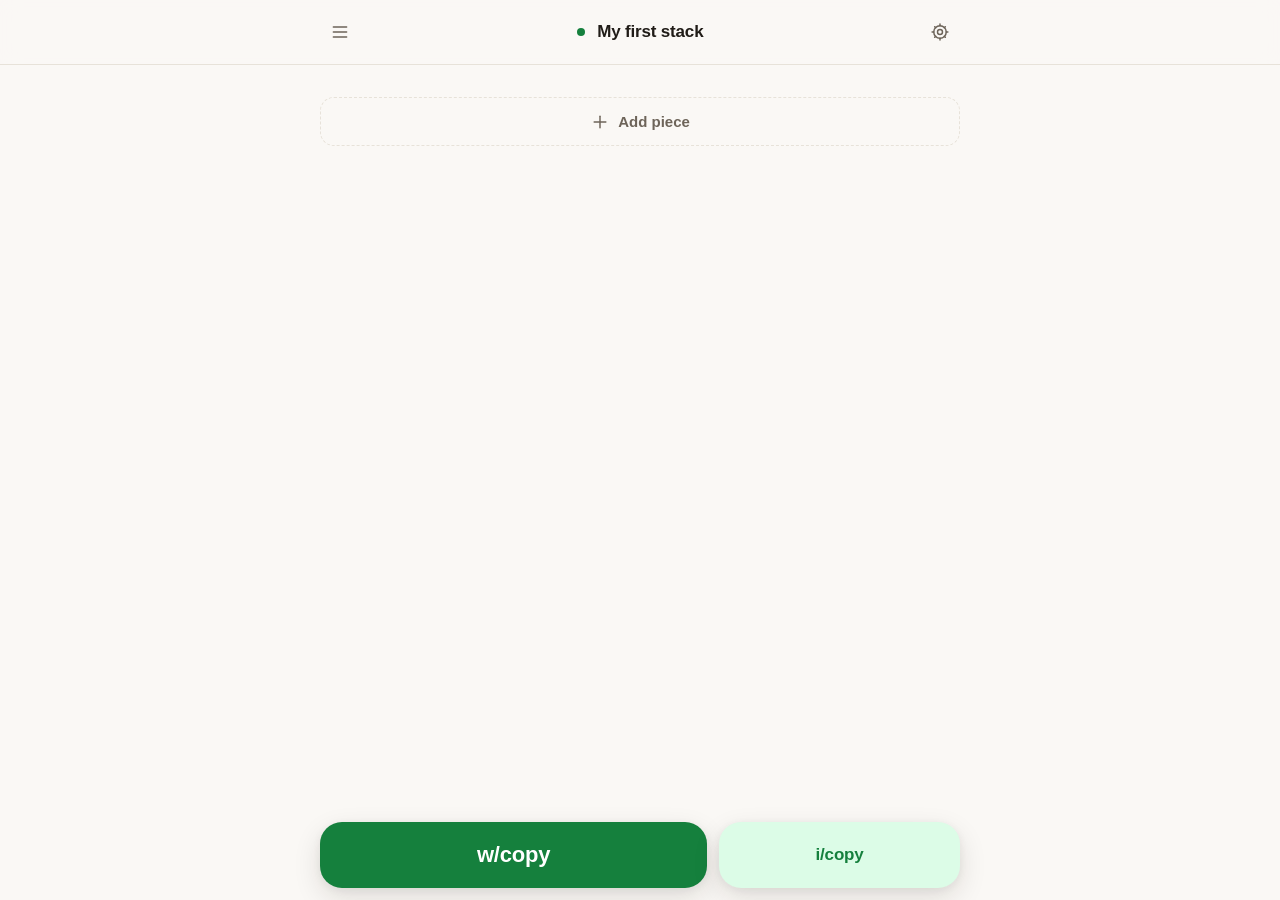
<file: index.html>
<!doctype html>
<html lang="en">
<head>
<meta charset="utf-8">
<meta name="viewport" content="width=device-width, initial-scale=1">
<meta http-equiv="Content-Security-Policy" content="default-src 'self'; script-src 'self'; style-src 'self'; img-src 'self' data:; connect-src 'self'; manifest-src 'self'; worker-src 'self'; base-uri 'none'; form-action 'none'; object-src 'none'">
<meta http-equiv="refresh" content="0; url=/app/">
<title>w/copy</title>
</head>
<body>
<p>Loading w/copy&hellip; If you are not redirected, <a href="/app/">open the app</a>.</p>
</body>
</html>
</file>
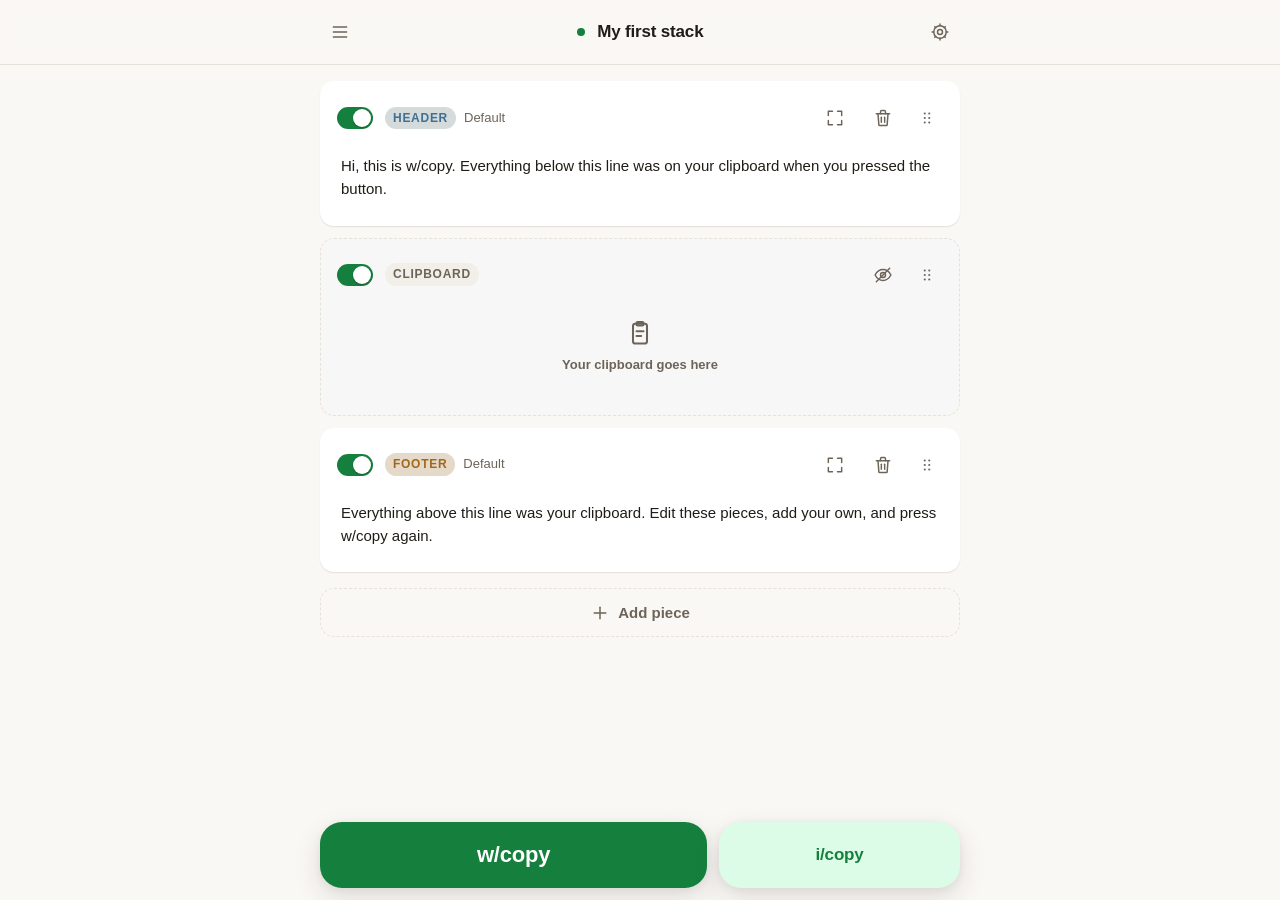
<file: app/index.html>
<!doctype html>
<html lang="en" data-accent="green">
<head>
<meta charset="utf-8" />
<meta name="viewport" content="width=device-width, initial-scale=1, viewport-fit=cover" />
<title>w/copy</title>
<meta name="description" content="Wrap whatever's on your clipboard with a header and footer, and put it right back — w/copy and paste." />

<meta http-equiv="Content-Security-Policy" content="default-src 'self'; script-src 'self'; style-src 'self'; img-src 'self' data:; connect-src 'self'; manifest-src 'self'; worker-src 'self'; base-uri 'none'; form-action 'none'; object-src 'none'" />

<link rel="manifest" href="/manifest.webmanifest" />
<link rel="icon" href="/icons/icon.svg" type="image/svg+xml" />
<link rel="apple-touch-icon" href="/icons/apple-touch-icon.png" />
<meta name="theme-color" content="#faf8f5" media="(prefers-color-scheme: light)" />
<meta name="theme-color" content="#16130f" media="(prefers-color-scheme: dark)" />
<meta name="mobile-web-app-capable" content="yes" />
<meta name="apple-mobile-web-app-capable" content="yes" />
<meta name="apple-mobile-web-app-status-bar-style" content="default" />

<link rel="stylesheet" href="/css/tokens.css" />
<link rel="stylesheet" href="/css/app.css" />
</head>
<body>

<svg class="wc-sprite" aria-hidden="true">
  <symbol id="icon-menu" viewBox="0 0 24 24">
    <line x1="4" y1="6" x2="20" y2="6" />
    <line x1="4" y1="12" x2="20" y2="12" />
    <line x1="4" y1="18" x2="20" y2="18" />
  </symbol>
  <symbol id="icon-gear" viewBox="0 0 24 24">
    <circle cx="12" cy="12" r="3" />
    <circle cx="12" cy="12" r="7.5" />
    <line x1="12" y1="2.5" x2="12" y2="4.5" />
    <line x1="12" y1="19.5" x2="12" y2="21.5" />
    <line x1="2.5" y1="12" x2="4.5" y2="12" />
    <line x1="19.5" y1="12" x2="21.5" y2="12" />
    <line x1="5.6" y1="5.6" x2="7" y2="7" />
    <line x1="17" y1="17" x2="18.4" y2="18.4" />
    <line x1="18.4" y1="5.6" x2="17" y2="7" />
    <line x1="7" y1="17" x2="5.6" y2="18.4" />
  </symbol>
  <symbol id="icon-expand" viewBox="0 0 24 24">
    <path d="M4 9V4h5" />
    <path d="M15 4h5v5" />
    <path d="M20 15v5h-5" />
    <path d="M9 20H4v-5" />
  </symbol>
  <symbol id="icon-delete" viewBox="0 0 24 24">
    <line x1="4" y1="7" x2="20" y2="7" />
    <path d="M6 7l1 13a1 1 0 0 0 1 1h8a1 1 0 0 0 1-1l1-13" />
    <path d="M9 7V4.5A1.5 1.5 0 0 1 10.5 3h3A1.5 1.5 0 0 1 15 4.5V7" />
    <line x1="10" y1="11" x2="10" y2="17" />
    <line x1="14" y1="11" x2="14" y2="17" />
  </symbol>
  <symbol id="icon-drag" viewBox="0 0 24 24">
    <circle cx="9" cy="6" r="1.4" />
    <circle cx="15" cy="6" r="1.4" />
    <circle cx="9" cy="12" r="1.4" />
    <circle cx="15" cy="12" r="1.4" />
    <circle cx="9" cy="18" r="1.4" />
    <circle cx="15" cy="18" r="1.4" />
  </symbol>
  <symbol id="icon-clipboard" viewBox="0 0 24 24">
    <rect x="6" y="4" width="12" height="17" rx="2" />
    <rect x="9" y="2.5" width="6" height="3" rx="1" />
    <line x1="9" y1="10.5" x2="15" y2="10.5" />
    <line x1="9" y1="14.5" x2="13" y2="14.5" />
  </symbol>
  <symbol id="icon-add" viewBox="0 0 24 24">
    <line x1="12" y1="5" x2="12" y2="19" />
    <line x1="5" y1="12" x2="19" y2="12" />
  </symbol>
  <symbol id="icon-check" viewBox="0 0 24 24">
    <path d="M5 13l4 4L19 7" />
  </symbol>
  <symbol id="icon-close" viewBox="0 0 24 24">
    <line x1="6" y1="6" x2="18" y2="18" />
    <line x1="18" y1="6" x2="6" y2="18" />
  </symbol>
  <symbol id="icon-undo" viewBox="0 0 24 24">
    <path d="M9 14l-5-5 5-5" />
    <path d="M4 9h9a6 6 0 0 1 6 6v1" />
  </symbol>
  <symbol id="icon-link" viewBox="0 0 24 24">
    <path d="M9.5 14.5l5-5" />
    <path d="M8 16a4 4 0 0 1-5.5-5.5l3-3A4 4 0 0 1 10 8" />
    <path d="M14 8a4 4 0 0 1 5.5 5.5l-3 3A4 4 0 0 1 11 16" />
  </symbol>
  <symbol id="icon-qr" viewBox="0 0 24 24">
    <rect x="3" y="3" width="7" height="7" rx="1" />
    <rect x="14" y="3" width="7" height="7" rx="1" />
    <rect x="3" y="14" width="7" height="7" rx="1" />
    <rect x="14" y="14" width="3" height="3" fill="currentColor" stroke="none" />
    <rect x="18" y="18" width="3" height="3" fill="currentColor" stroke="none" />
    <rect x="14" y="18" width="3" height="3" />
    <rect x="18" y="14" width="3" height="3" />
  </symbol>
  <symbol id="icon-chevron" viewBox="0 0 24 24">
    <path d="M6 9l6 6 6-6" />
  </symbol>
  <symbol id="icon-stack" viewBox="0 0 24 24">
    <path d="M12 3.5l8.5 4.5-8.5 4.5-8.5-4.5L12 3.5z" />
    <path d="M3.5 12l8.5 4.5 8.5-4.5" />
    <path d="M3.5 15.8l8.5 4.5 8.5-4.5" />
  </symbol>
  <symbol id="icon-eye" viewBox="0 0 24 24">
    <path d="M2.5 12S6 5.5 12 5.5 21.5 12 21.5 12 18 18.5 12 18.5 2.5 12 2.5 12z" />
    <circle cx="12" cy="12" r="3" />
  </symbol>
  <symbol id="icon-eye-off" viewBox="0 0 24 24">
    <path d="M2.5 12S6 5.5 12 5.5 21.5 12 21.5 12 18 18.5 12 18.5 2.5 12 2.5 12z" />
    <circle cx="12" cy="12" r="3" />
    <line x1="4" y1="20" x2="20" y2="4" />
  </symbol>
</svg>

<header class="wc-topbar">
  <button class="wc-iconbtn" data-action="open-panel" aria-label="Stacks">
    <svg class="wc-icon" aria-hidden="true"><use href="#icon-menu"></use></svg>
  </button>
  <h1 class="wc-stackname" data-action="begin-rename-stack" tabindex="0">
    <span class="wc-stackname__text" data-role="stack-name">My first stack</span>
  </h1>
  <button class="wc-iconbtn" data-action="open-settings" aria-label="Settings">
    <svg class="wc-icon" aria-hidden="true"><use href="#icon-gear"></use></svg>
  </button>
</header>

<main class="wc-main">
  <ol class="wc-stack" data-role="stack"></ol>

  <div class="wc-addwrap">
    <button class="wc-add" type="button" data-action="add-piece" aria-haspopup="true" aria-expanded="false">
      <svg class="wc-icon" aria-hidden="true"><use href="#icon-add"></use></svg>
      Add piece
    </button>
    <div class="wc-addmenu" data-role="add-menu" hidden>
      <button class="wc-addmenu__item" type="button" data-action="add-piece-kind" data-kind="header">Header</button>
      <button class="wc-addmenu__item" type="button" data-action="add-piece-kind" data-kind="footer">Footer</button>
      <button class="wc-addmenu__item" type="button" data-action="add-piece-kind" data-kind="text">Text</button>
    </div>
  </div>
</main>

<div class="wc-actionbar">
  <div class="wc-pilestrip" data-role="pile-strip" hidden>
    <button
      class="wc-pilestrip__toggle"
      type="button"
      data-action="toggle-pile-preview"
      data-role="pile-toggle"
      aria-expanded="false"
      aria-controls="pile-preview"
    >
      <svg class="wc-icon wc-pilestrip__icon" aria-hidden="true"><use href="#icon-stack"></use></svg>
      <span data-role="pile-count">0 pieces stacked</span>
      <svg class="wc-icon wc-pilestrip__chevron" aria-hidden="true"><use href="#icon-chevron"></use></svg>
    </button>
    <button class="wc-pilestrip__clear" type="button" data-action="clear-pile" aria-label="Clear the stacked pile">
      Clear
    </button>
  </div>
  <div class="wc-pilepreview" id="pile-preview" data-role="pile-preview" hidden>
    <ol class="wc-pilepreview__list" data-role="pile-preview-list"></ol>
  </div>
  <!-- Both action controls double as paste targets on devices that can't
       read the clipboard (W5, spec §4.4/§6): contenteditable so a native
       paste can land on one, inputmode="none" to keep the software keyboard
       down (iOS 16+), the rest tuned so neither behaves like a real text
       field. Which one you paste into decides the action, so i/copy needs
       this as much as w/copy does. main.js's updateActionUI swaps the labels
       and toggles the hint below; nothing here is ever set via innerHTML.
       Labels are plain text, with no element children, so a stray paste can
       never orphan an icon inside an editable host. -->
  <div class="wc-actionrow">
    <div
      class="wc-action"
      data-action="wcopy"
      data-role="action-wcopy"
      role="button"
      tabindex="0"
      contenteditable="true"
      inputmode="none"
      enterkeyhint="done"
      autocapitalize="off"
      autocorrect="off"
      spellcheck="false"
      aria-label="w/copy"
    >w/copy</div>
    <div
      class="wc-action wc-action--pile"
      data-action="icopy"
      data-role="action-icopy"
      role="button"
      tabindex="0"
      contenteditable="true"
      inputmode="none"
      enterkeyhint="done"
      autocapitalize="off"
      autocorrect="off"
      spellcheck="false"
      aria-label="i/copy"
    >i/copy</div>
  </div>
  <p class="wc-action__hint" data-role="action-hint" hidden>If Paste doesn't pop up, try a long‑press.</p>
</div>

<aside class="wc-panel" data-role="panel" hidden>
  <div class="wc-panel__backdrop" data-action="close-panel"></div>
  <div class="wc-panel__sheet">
    <div class="wc-panel__header">
      <h2>Stacks</h2>
      <button class="wc-iconbtn" type="button" data-action="close-panel" aria-label="Close">
        <svg class="wc-icon" aria-hidden="true"><use href="#icon-close"></use></svg>
      </button>
    </div>
    <ul class="wc-stacklist" data-role="stack-list"></ul>
    <button class="wc-btn wc-btn--block" type="button" data-action="new-stack">
      <svg class="wc-icon" aria-hidden="true"><use href="#icon-add"></use></svg>
      New stack
    </button>
  </div>
</aside>

<dialog class="wc-settings" data-role="settings">
  <form method="dialog" class="wc-dialog">
    <div class="wc-dialog__header">
      <h2>Settings</h2>
      <button class="wc-iconbtn" type="button" data-action="close-settings" aria-label="Close">
        <svg class="wc-icon" aria-hidden="true"><use href="#icon-close"></use></svg>
      </button>
    </div>
    <div class="wc-dialog__body">
      <section class="wc-settings__section">
        <h3>Appearance</h3>
        <fieldset class="wc-radiogroup" data-role="theme">
          <legend>Theme</legend>
          <label><input type="radio" name="theme" value="system" checked /> System</label>
          <label><input type="radio" name="theme" value="light" /> Light</label>
          <label><input type="radio" name="theme" value="dark" /> Dark</label>
        </fieldset>
        <fieldset class="wc-radiogroup" data-role="density">
          <legend>Density</legend>
          <label><input type="radio" name="density" value="comfortable" checked /> Comfortable</label>
          <label><input type="radio" name="density" value="compact" /> Compact</label>
        </fieldset>
        <!-- W7: mirrors the clipboard card's eye toggle — same single
             settings.showClipboard preference, findable here too. Off by
             default (docs/tasks/w7-clipboard-preview.md). -->
        <div class="wc-settings__row">
          <span>Show clipboard preview</span>
          <label class="wc-switch">
            <input type="checkbox" data-role="show-clipboard" aria-label="Show clipboard preview" />
            <span class="wc-switch__track"><span class="wc-switch__thumb"></span></span>
          </label>
        </div>
      </section>
      <section class="wc-settings__section">
        <h3>Stacks</h3>
        <div class="wc-settings__row">
          <span>Share this stack</span>
          <div class="wc-settings__row-actions">
            <button class="wc-btn" type="button" data-action="copy-share-link">
              <svg class="wc-icon" aria-hidden="true"><use href="#icon-link"></use></svg>
              Copy link
            </button>
            <button class="wc-btn" type="button" data-action="show-qr">
              <svg class="wc-icon" aria-hidden="true"><use href="#icon-qr"></use></svg>
              Show QR
            </button>
          </div>
        </div>
        <div class="wc-settings__row">
          <span>Export all as JSON</span>
          <div class="wc-settings__row-actions">
            <button class="wc-btn" type="button" data-action="export-copy">Copy</button>
            <button class="wc-btn" type="button" data-action="export-download">Download</button>
          </div>
        </div>
        <div class="wc-settings__row wc-settings__row--stack">
          <span>Import JSON</span>
          <textarea class="wc-settings__import" data-role="import-text" placeholder="Paste JSON here" rows="4"></textarea>
          <div class="wc-settings__row-actions">
            <button class="wc-btn" type="button" data-action="import-file">Choose file</button>
            <button class="wc-btn wc-btn--primary" type="button" data-action="import-apply">Import</button>
          </div>
          <input type="file" data-role="import-file-input" accept="application/json,.json" hidden />
          <pre class="wc-settings__errors" data-role="import-errors" hidden></pre>
        </div>
      </section>
      <section class="wc-settings__section">
        <h3>About</h3>
        <p class="wc-settings__about">w/copy <span data-role="version">v1.0.0</span> · <a href="https://github.com/talonbaker/with-copy" target="_blank" rel="noopener">Source on GitHub</a></p>
      </section>
    </div>
  </form>
</dialog>

<dialog class="wc-qr" data-role="qr">
  <div class="wc-qr__inner">
    <div class="wc-dialog__header">
      <h2>Scan to import</h2>
      <button class="wc-iconbtn" type="button" data-action="close-qr" aria-label="Close">
        <svg class="wc-icon" aria-hidden="true"><use href="#icon-close"></use></svg>
      </button>
    </div>
    <div class="wc-qr__body">
      <canvas class="wc-qr__canvas" data-role="qr-canvas" role="img" aria-label="QR code linking to this stack"></canvas>
      <p class="wc-qr__url" data-role="qr-url"></p>
      <button class="wc-btn wc-btn--block" type="button" data-action="copy-qr-link">
        <svg class="wc-icon" aria-hidden="true"><use href="#icon-link"></use></svg>
        Copy link
      </button>
    </div>
  </div>
</dialog>

<dialog class="wc-expand" data-role="expand">
  <div class="wc-expand__inner">
    <div class="wc-expand__header">
      <span class="wc-kind" data-role="expand-kind">Header</span>
      <button class="wc-iconbtn" type="button" data-action="collapse" aria-label="Done">
        <svg class="wc-icon" aria-hidden="true"><use href="#icon-close"></use></svg>
      </button>
    </div>
    <textarea class="wc-expand__text" data-role="expand-text" spellcheck="false"></textarea>
  </div>
</dialog>

<dialog class="wc-paste" data-role="paste-fallback">
  <div class="wc-paste__inner">
    <div class="wc-dialog__header">
      <h2>Paste here</h2>
      <button class="wc-iconbtn" type="button" data-action="close-paste" aria-label="Close">
        <svg class="wc-icon" aria-hidden="true"><use href="#icon-close"></use></svg>
      </button>
    </div>
    <p class="wc-paste__hint">Your browser blocked automatic clipboard access. Paste your content below and w/copy will wrap it immediately.</p>
    <textarea class="wc-paste__text" data-role="paste-text" placeholder="Paste here"></textarea>
  </div>
</dialog>

<div class="wc-toast" data-role="toast" role="status" aria-live="polite" hidden></div>

<template id="tpl-piece">
  <li class="wc-piece" data-id="" data-kind="" data-enabled="true">
    <div class="wc-piece__bar">
      <label class="wc-switch">
        <input type="checkbox" data-role="enabled" checked aria-label="Enabled" />
        <span class="wc-switch__track"><span class="wc-switch__thumb"></span></span>
      </label>
      <button class="wc-piece__label" type="button" data-action="toggle-variants" aria-expanded="false">
        <span class="wc-kind"></span>
        <span class="wc-piece__variantname"></span>
      </button>
      <button class="wc-iconbtn" type="button" data-action="expand" aria-label="Fill screen">
        <svg class="wc-icon" aria-hidden="true"><use href="#icon-expand"></use></svg>
      </button>
      <button class="wc-iconbtn" type="button" data-action="delete-piece" aria-label="Delete">
        <svg class="wc-icon" aria-hidden="true"><use href="#icon-delete"></use></svg>
      </button>
      <button class="wc-handle" type="button" aria-label="Drag to reorder" tabindex="0">
        <svg class="wc-icon" aria-hidden="true"><use href="#icon-drag"></use></svg>
      </button>
    </div>
    <textarea class="wc-piece__text" data-role="text" spellcheck="false" rows="2"></textarea>
    <div class="wc-variants" hidden>
      <ul class="wc-variantlist"></ul>
      <button class="wc-variants__add" type="button" data-action="add-variant">
        <svg class="wc-icon" aria-hidden="true"><use href="#icon-add"></use></svg>
        Add variant
      </button>
    </div>
  </li>
</template>

<template id="tpl-clipboard-piece">
  <li class="wc-piece wc-piece--clipboard" data-id="" data-kind="clipboard" data-enabled="true">
    <div class="wc-piece__bar">
      <label class="wc-switch">
        <input type="checkbox" data-role="enabled" checked aria-label="Enabled" />
        <span class="wc-switch__track"><span class="wc-switch__thumb"></span></span>
      </label>
      <span class="wc-piece__label wc-piece__label--static">
        <span class="wc-kind">Clipboard</span>
      </span>
      <!-- W7: opt-in preview toggle (docs/tasks/w7-clipboard-preview.md).
           Off by default; writes the single global settings.showClipboard
           preference, so it's the same choice wherever a clipboard slot
           appears (also mirrored as a row in Settings > Appearance).
           piece-card.js swaps the icon's href and the aria attributes;
           nothing here is ever set via innerHTML. -->
      <button
        class="wc-iconbtn"
        type="button"
        data-action="toggle-clipboard-preview"
        aria-pressed="false"
        aria-label="Show clipboard preview"
      >
        <svg class="wc-icon" aria-hidden="true"><use href="#icon-eye-off"></use></svg>
      </button>
      <!-- No delete control: a stack always keeps exactly one clipboard
           piece (schema.js validateState enforces this); it can only be
           toggled off, never removed. -->
      <button class="wc-handle" type="button" aria-label="Drag to reorder" tabindex="0">
        <svg class="wc-icon" aria-hidden="true"><use href="#icon-drag"></use></svg>
      </button>
    </div>
    <div class="wc-clipboard-slot" data-role="clipboard-placeholder">
      <svg class="wc-icon wc-clipboard-slot__icon" aria-hidden="true"><use href="#icon-clipboard"></use></svg>
      <p class="wc-clipboard-slot__caption">Your clipboard goes here</p>
    </div>
    <!-- W7: the opt-in preview (docs/tasks/w7-clipboard-preview.md). Hidden
         entirely unless settings.showClipboard is on, in which case
         piece-card.js's fillClipboardPreview shows exactly one of: the
         placeholder icon (nothing read yet this session, or this device
         needs a paste), the empty-clipboard message, or the truncated/
         expanded preview text with its character count and freshness line.
         The preview text is read from `event.clipboardData`/`readText()`
         and held in memory only (main.js) — never localStorage, never
         export, never the share link — and is always set with
         `textContent`, never `innerHTML`. The control below doubles as a
         native paste target on a device that can't read the clipboard
         directly, exactly like the w/copy/i/copy controls (W5): see
         main.js's handleClipboardPreviewPaste. -->
    <div class="wc-clippreview" data-role="clipboard-preview" hidden>
      <div class="wc-clippreview__placeholder" data-role="clipboard-preview-placeholder">
        <svg class="wc-icon wc-clipboard-slot__icon" aria-hidden="true"><use href="#icon-clipboard"></use></svg>
      </div>
      <p class="wc-clippreview__empty" data-role="clipboard-preview-empty" hidden>Your clipboard is empty.</p>
      <div class="wc-clippreview__body" data-role="clipboard-preview-body" hidden>
        <pre class="wc-clippreview__text" data-role="clipboard-preview-text"></pre>
        <button
          class="wc-clippreview__more"
          type="button"
          data-action="clipboard-preview-expand"
          aria-expanded="false"
          hidden
        >Show more</button>
        <p class="wc-clippreview__meta" data-role="clipboard-preview-meta"></p>
      </div>
      <div
        class="wc-clippreview__control"
        data-action="clipboard-preview-action"
        role="button"
        tabindex="0"
        contenteditable="true"
        inputmode="none"
        enterkeyhint="done"
        autocapitalize="off"
        autocorrect="off"
        spellcheck="false"
        aria-label="Show clipboard"
      >Show clipboard</div>
    </div>
  </li>
</template>

<template id="tpl-variant-row">
  <li class="wc-variant" data-id="">
    <label class="wc-variant__radio">
      <input type="radio" />
      <span class="wc-variant__label" data-role="variant-label"></span>
    </label>
    <button class="wc-variant__rename" type="button" data-action="rename-variant">Rename</button>
    <button class="wc-iconbtn wc-iconbtn--sm" type="button" data-action="delete-variant" aria-label="Delete variant">
      <svg class="wc-icon" aria-hidden="true"><use href="#icon-delete"></use></svg>
    </button>
  </li>
</template>

<template id="tpl-stack-row">
  <li class="wc-stackrow" data-id="" data-accent="" data-active="false" data-action="switch-stack" tabindex="0">
    <span class="wc-stackrow__dot" aria-hidden="true"></span>
    <span class="wc-stackrow__name" data-role="stack-row-name"></span>
    <svg class="wc-icon wc-stackrow__check" data-role="active-mark" aria-hidden="true"><use href="#icon-check"></use></svg>
    <button class="wc-iconbtn wc-iconbtn--sm" type="button" data-action="delete-stack" aria-label="Delete stack">
      <svg class="wc-icon" aria-hidden="true"><use href="#icon-delete"></use></svg>
    </button>
  </li>
</template>

<script type="module" src="/js/main.js"></script>
</body>
</html>
</file>
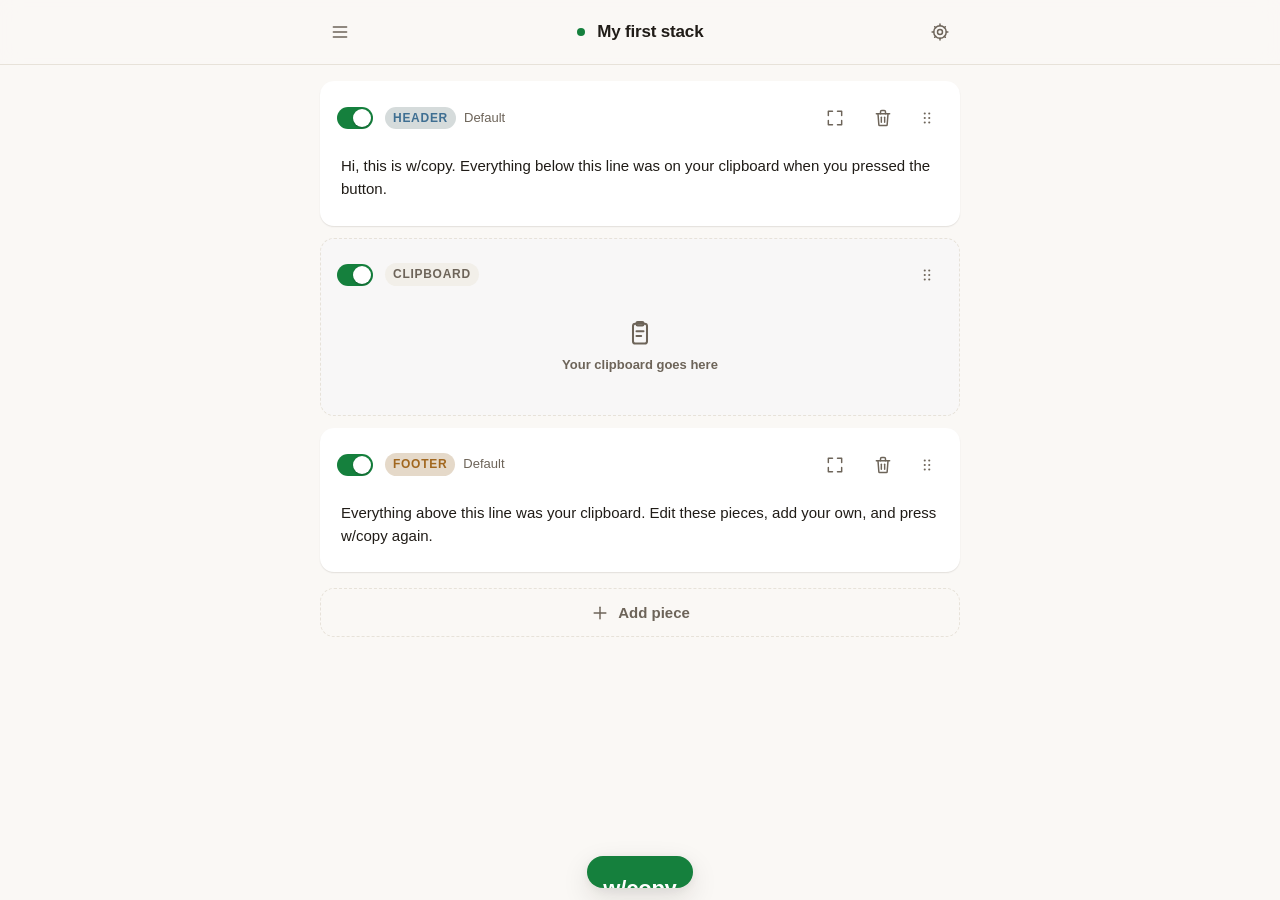
<file: src/app/index.html>
<!doctype html>
<html lang="en" data-accent="green">
<head>
<meta charset="utf-8" />
<meta name="viewport" content="width=device-width, initial-scale=1, viewport-fit=cover" />
<title>w/copy</title>
<meta name="description" content="Wrap whatever's on your clipboard with a header and footer, and put it right back — w/copy and paste." />

<meta http-equiv="Content-Security-Policy" content="default-src 'self'; script-src 'self'; style-src 'self'; img-src 'self' data:; connect-src 'self'; manifest-src 'self'; worker-src 'self'; base-uri 'none'; form-action 'none'; object-src 'none'" />

<link rel="manifest" href="/manifest.webmanifest" />
<link rel="icon" href="/icons/icon.svg" type="image/svg+xml" />
<link rel="apple-touch-icon" href="/icons/apple-touch-icon.png" />
<meta name="theme-color" content="#faf8f5" media="(prefers-color-scheme: light)" />
<meta name="theme-color" content="#16130f" media="(prefers-color-scheme: dark)" />
<meta name="mobile-web-app-capable" content="yes" />
<meta name="apple-mobile-web-app-capable" content="yes" />
<meta name="apple-mobile-web-app-status-bar-style" content="default" />

<link rel="stylesheet" href="/css/tokens.css" />
<link rel="stylesheet" href="/css/app.css" />
</head>
<body>

<svg class="wc-sprite" aria-hidden="true">
  <symbol id="icon-menu" viewBox="0 0 24 24">
    <line x1="4" y1="6" x2="20" y2="6" />
    <line x1="4" y1="12" x2="20" y2="12" />
    <line x1="4" y1="18" x2="20" y2="18" />
  </symbol>
  <symbol id="icon-gear" viewBox="0 0 24 24">
    <circle cx="12" cy="12" r="3" />
    <circle cx="12" cy="12" r="7.5" />
    <line x1="12" y1="2.5" x2="12" y2="4.5" />
    <line x1="12" y1="19.5" x2="12" y2="21.5" />
    <line x1="2.5" y1="12" x2="4.5" y2="12" />
    <line x1="19.5" y1="12" x2="21.5" y2="12" />
    <line x1="5.6" y1="5.6" x2="7" y2="7" />
    <line x1="17" y1="17" x2="18.4" y2="18.4" />
    <line x1="18.4" y1="5.6" x2="17" y2="7" />
    <line x1="7" y1="17" x2="5.6" y2="18.4" />
  </symbol>
  <symbol id="icon-expand" viewBox="0 0 24 24">
    <path d="M4 9V4h5" />
    <path d="M15 4h5v5" />
    <path d="M20 15v5h-5" />
    <path d="M9 20H4v-5" />
  </symbol>
  <symbol id="icon-delete" viewBox="0 0 24 24">
    <line x1="4" y1="7" x2="20" y2="7" />
    <path d="M6 7l1 13a1 1 0 0 0 1 1h8a1 1 0 0 0 1-1l1-13" />
    <path d="M9 7V4.5A1.5 1.5 0 0 1 10.5 3h3A1.5 1.5 0 0 1 15 4.5V7" />
    <line x1="10" y1="11" x2="10" y2="17" />
    <line x1="14" y1="11" x2="14" y2="17" />
  </symbol>
  <symbol id="icon-drag" viewBox="0 0 24 24">
    <circle cx="9" cy="6" r="1.4" />
    <circle cx="15" cy="6" r="1.4" />
    <circle cx="9" cy="12" r="1.4" />
    <circle cx="15" cy="12" r="1.4" />
    <circle cx="9" cy="18" r="1.4" />
    <circle cx="15" cy="18" r="1.4" />
  </symbol>
  <symbol id="icon-clipboard" viewBox="0 0 24 24">
    <rect x="6" y="4" width="12" height="17" rx="2" />
    <rect x="9" y="2.5" width="6" height="3" rx="1" />
    <line x1="9" y1="10.5" x2="15" y2="10.5" />
    <line x1="9" y1="14.5" x2="13" y2="14.5" />
  </symbol>
  <symbol id="icon-add" viewBox="0 0 24 24">
    <line x1="12" y1="5" x2="12" y2="19" />
    <line x1="5" y1="12" x2="19" y2="12" />
  </symbol>
  <symbol id="icon-check" viewBox="0 0 24 24">
    <path d="M5 13l4 4L19 7" />
  </symbol>
  <symbol id="icon-close" viewBox="0 0 24 24">
    <line x1="6" y1="6" x2="18" y2="18" />
    <line x1="18" y1="6" x2="6" y2="18" />
  </symbol>
  <symbol id="icon-undo" viewBox="0 0 24 24">
    <path d="M9 14l-5-5 5-5" />
    <path d="M4 9h9a6 6 0 0 1 6 6v1" />
  </symbol>
  <symbol id="icon-link" viewBox="0 0 24 24">
    <path d="M9.5 14.5l5-5" />
    <path d="M8 16a4 4 0 0 1-5.5-5.5l3-3A4 4 0 0 1 10 8" />
    <path d="M14 8a4 4 0 0 1 5.5 5.5l-3 3A4 4 0 0 1 11 16" />
  </symbol>
  <symbol id="icon-qr" viewBox="0 0 24 24">
    <rect x="3" y="3" width="7" height="7" rx="1" />
    <rect x="14" y="3" width="7" height="7" rx="1" />
    <rect x="3" y="14" width="7" height="7" rx="1" />
    <rect x="14" y="14" width="3" height="3" fill="currentColor" stroke="none" />
    <rect x="18" y="18" width="3" height="3" fill="currentColor" stroke="none" />
    <rect x="14" y="18" width="3" height="3" />
    <rect x="18" y="14" width="3" height="3" />
  </symbol>
  <symbol id="icon-chevron" viewBox="0 0 24 24">
    <path d="M6 9l6 6 6-6" />
  </symbol>
</svg>

<header class="wc-topbar">
  <button class="wc-iconbtn" data-action="open-panel" aria-label="Stacks">
    <svg class="wc-icon" aria-hidden="true"><use href="#icon-menu"></use></svg>
  </button>
  <h1 class="wc-stackname" data-action="begin-rename-stack" tabindex="0">
    <span class="wc-stackname__text" data-role="stack-name">My first stack</span>
  </h1>
  <button class="wc-iconbtn" data-action="open-settings" aria-label="Settings">
    <svg class="wc-icon" aria-hidden="true"><use href="#icon-gear"></use></svg>
  </button>
</header>

<main class="wc-main">
  <ol class="wc-stack" data-role="stack"></ol>

  <div class="wc-addwrap">
    <button class="wc-add" type="button" data-action="add-piece" aria-haspopup="true" aria-expanded="false">
      <svg class="wc-icon" aria-hidden="true"><use href="#icon-add"></use></svg>
      Add piece
    </button>
    <div class="wc-addmenu" data-role="add-menu" hidden>
      <button class="wc-addmenu__item" type="button" data-action="add-piece-kind" data-kind="header">Header</button>
      <button class="wc-addmenu__item" type="button" data-action="add-piece-kind" data-kind="footer">Footer</button>
      <button class="wc-addmenu__item" type="button" data-action="add-piece-kind" data-kind="text">Text</button>
    </div>
  </div>
</main>

<div class="wc-actionbar">
  <button class="wc-action" type="button" data-action="wcopy">w/copy</button>
</div>

<aside class="wc-panel" data-role="panel" hidden>
  <div class="wc-panel__backdrop" data-action="close-panel"></div>
  <div class="wc-panel__sheet">
    <div class="wc-panel__header">
      <h2>Stacks</h2>
      <button class="wc-iconbtn" type="button" data-action="close-panel" aria-label="Close">
        <svg class="wc-icon" aria-hidden="true"><use href="#icon-close"></use></svg>
      </button>
    </div>
    <ul class="wc-stacklist" data-role="stack-list"></ul>
    <button class="wc-btn wc-btn--block" type="button" data-action="new-stack">
      <svg class="wc-icon" aria-hidden="true"><use href="#icon-add"></use></svg>
      New stack
    </button>
  </div>
</aside>

<dialog class="wc-settings" data-role="settings">
  <form method="dialog" class="wc-dialog">
    <div class="wc-dialog__header">
      <h2>Settings</h2>
      <button class="wc-iconbtn" type="button" data-action="close-settings" aria-label="Close">
        <svg class="wc-icon" aria-hidden="true"><use href="#icon-close"></use></svg>
      </button>
    </div>
    <div class="wc-dialog__body">
      <section class="wc-settings__section">
        <h3>Appearance</h3>
        <fieldset class="wc-radiogroup" data-role="theme">
          <legend>Theme</legend>
          <label><input type="radio" name="theme" value="system" checked /> System</label>
          <label><input type="radio" name="theme" value="light" /> Light</label>
          <label><input type="radio" name="theme" value="dark" /> Dark</label>
        </fieldset>
        <fieldset class="wc-radiogroup" data-role="density">
          <legend>Density</legend>
          <label><input type="radio" name="density" value="comfortable" checked /> Comfortable</label>
          <label><input type="radio" name="density" value="compact" /> Compact</label>
        </fieldset>
      </section>
      <section class="wc-settings__section">
        <h3>Stacks</h3>
        <div class="wc-settings__row">
          <span>Share this stack</span>
          <div class="wc-settings__row-actions">
            <button class="wc-btn" type="button" data-action="copy-share-link" disabled title="Coming next">
              <svg class="wc-icon" aria-hidden="true"><use href="#icon-link"></use></svg>
              Copy link
            </button>
            <button class="wc-btn" type="button" data-action="show-qr" disabled title="Coming next">
              <svg class="wc-icon" aria-hidden="true"><use href="#icon-qr"></use></svg>
              Show QR
            </button>
          </div>
        </div>
        <div class="wc-settings__row">
          <span>Export all as JSON</span>
          <div class="wc-settings__row-actions">
            <button class="wc-btn" type="button" data-action="export-copy">Copy</button>
            <button class="wc-btn" type="button" data-action="export-download">Download</button>
          </div>
        </div>
        <div class="wc-settings__row wc-settings__row--stack">
          <span>Import JSON</span>
          <textarea class="wc-settings__import" data-role="import-text" placeholder="Paste JSON here" rows="4"></textarea>
          <div class="wc-settings__row-actions">
            <button class="wc-btn" type="button" data-action="import-file">Choose file</button>
            <button class="wc-btn wc-btn--primary" type="button" data-action="import-apply">Import</button>
          </div>
          <input type="file" data-role="import-file-input" accept="application/json,.json" hidden />
          <pre class="wc-settings__errors" data-role="import-errors" hidden></pre>
        </div>
      </section>
      <section class="wc-settings__section">
        <h3>About</h3>
        <p class="wc-settings__about">w/copy <span data-role="version">v1.0.0</span> · <a href="https://github.com/talonbaker/with-copy" target="_blank" rel="noopener">Source on GitHub</a></p>
      </section>
    </div>
  </form>
</dialog>

<dialog class="wc-expand" data-role="expand">
  <div class="wc-expand__inner">
    <div class="wc-expand__header">
      <span class="wc-kind" data-role="expand-kind">Header</span>
      <button class="wc-iconbtn" type="button" data-action="collapse" aria-label="Done">
        <svg class="wc-icon" aria-hidden="true"><use href="#icon-close"></use></svg>
      </button>
    </div>
    <textarea class="wc-expand__text" data-role="expand-text" spellcheck="false"></textarea>
  </div>
</dialog>

<dialog class="wc-paste" data-role="paste-fallback">
  <div class="wc-paste__inner">
    <div class="wc-dialog__header">
      <h2>Paste here</h2>
      <button class="wc-iconbtn" type="button" data-action="close-paste" aria-label="Close">
        <svg class="wc-icon" aria-hidden="true"><use href="#icon-close"></use></svg>
      </button>
    </div>
    <p class="wc-paste__hint">Your browser blocked automatic clipboard access. Paste your content below and w/copy will wrap it immediately.</p>
    <textarea class="wc-paste__text" data-role="paste-text" placeholder="Paste here"></textarea>
  </div>
</dialog>

<div class="wc-toast" data-role="toast" role="status" aria-live="polite" hidden></div>

<template id="tpl-piece">
  <li class="wc-piece" data-id="" data-kind="" data-enabled="true">
    <div class="wc-piece__bar">
      <label class="wc-switch">
        <input type="checkbox" data-role="enabled" checked aria-label="Enabled" />
        <span class="wc-switch__track"><span class="wc-switch__thumb"></span></span>
      </label>
      <button class="wc-piece__label" type="button" data-action="toggle-variants" aria-expanded="false">
        <span class="wc-kind"></span>
        <span class="wc-piece__variantname"></span>
      </button>
      <button class="wc-iconbtn" type="button" data-action="expand" aria-label="Fill screen">
        <svg class="wc-icon" aria-hidden="true"><use href="#icon-expand"></use></svg>
      </button>
      <button class="wc-iconbtn" type="button" data-action="delete-piece" aria-label="Delete">
        <svg class="wc-icon" aria-hidden="true"><use href="#icon-delete"></use></svg>
      </button>
      <button class="wc-handle" type="button" aria-label="Drag to reorder" tabindex="0">
        <svg class="wc-icon" aria-hidden="true"><use href="#icon-drag"></use></svg>
      </button>
    </div>
    <textarea class="wc-piece__text" data-role="text" spellcheck="false" rows="2"></textarea>
    <div class="wc-variants" hidden>
      <ul class="wc-variantlist"></ul>
      <button class="wc-variants__add" type="button" data-action="add-variant">
        <svg class="wc-icon" aria-hidden="true"><use href="#icon-add"></use></svg>
        Add variant
      </button>
    </div>
  </li>
</template>

<template id="tpl-clipboard-piece">
  <li class="wc-piece wc-piece--clipboard" data-id="" data-kind="clipboard" data-enabled="true">
    <div class="wc-piece__bar">
      <label class="wc-switch">
        <input type="checkbox" data-role="enabled" checked aria-label="Enabled" />
        <span class="wc-switch__track"><span class="wc-switch__thumb"></span></span>
      </label>
      <span class="wc-piece__label wc-piece__label--static">
        <span class="wc-kind">Clipboard</span>
      </span>
      <!-- No delete control: a stack always keeps exactly one clipboard
           piece (schema.js validateState enforces this); it can only be
           toggled off, never removed. -->
      <button class="wc-handle" type="button" aria-label="Drag to reorder" tabindex="0">
        <svg class="wc-icon" aria-hidden="true"><use href="#icon-drag"></use></svg>
      </button>
    </div>
    <div class="wc-clipboard-slot">
      <svg class="wc-icon wc-clipboard-slot__icon" aria-hidden="true"><use href="#icon-clipboard"></use></svg>
      <p class="wc-clipboard-slot__caption">Your clipboard goes here</p>
    </div>
  </li>
</template>

<template id="tpl-variant-row">
  <li class="wc-variant" data-id="">
    <label class="wc-variant__radio">
      <input type="radio" />
      <span class="wc-variant__label" data-role="variant-label"></span>
    </label>
    <button class="wc-variant__rename" type="button" data-action="rename-variant">Rename</button>
    <button class="wc-iconbtn wc-iconbtn--sm" type="button" data-action="delete-variant" aria-label="Delete variant">
      <svg class="wc-icon" aria-hidden="true"><use href="#icon-delete"></use></svg>
    </button>
  </li>
</template>

<template id="tpl-stack-row">
  <li class="wc-stackrow" data-id="" data-accent="" data-active="false" data-action="switch-stack" tabindex="0">
    <span class="wc-stackrow__dot" aria-hidden="true"></span>
    <span class="wc-stackrow__name" data-role="stack-row-name"></span>
    <svg class="wc-icon wc-stackrow__check" data-role="active-mark" aria-hidden="true"><use href="#icon-check"></use></svg>
    <button class="wc-iconbtn wc-iconbtn--sm" type="button" data-action="delete-stack" aria-label="Delete stack">
      <svg class="wc-icon" aria-hidden="true"><use href="#icon-delete"></use></svg>
    </button>
  </li>
</template>

<script type="module" src="/js/main.js"></script>
</body>
</html>
</file>
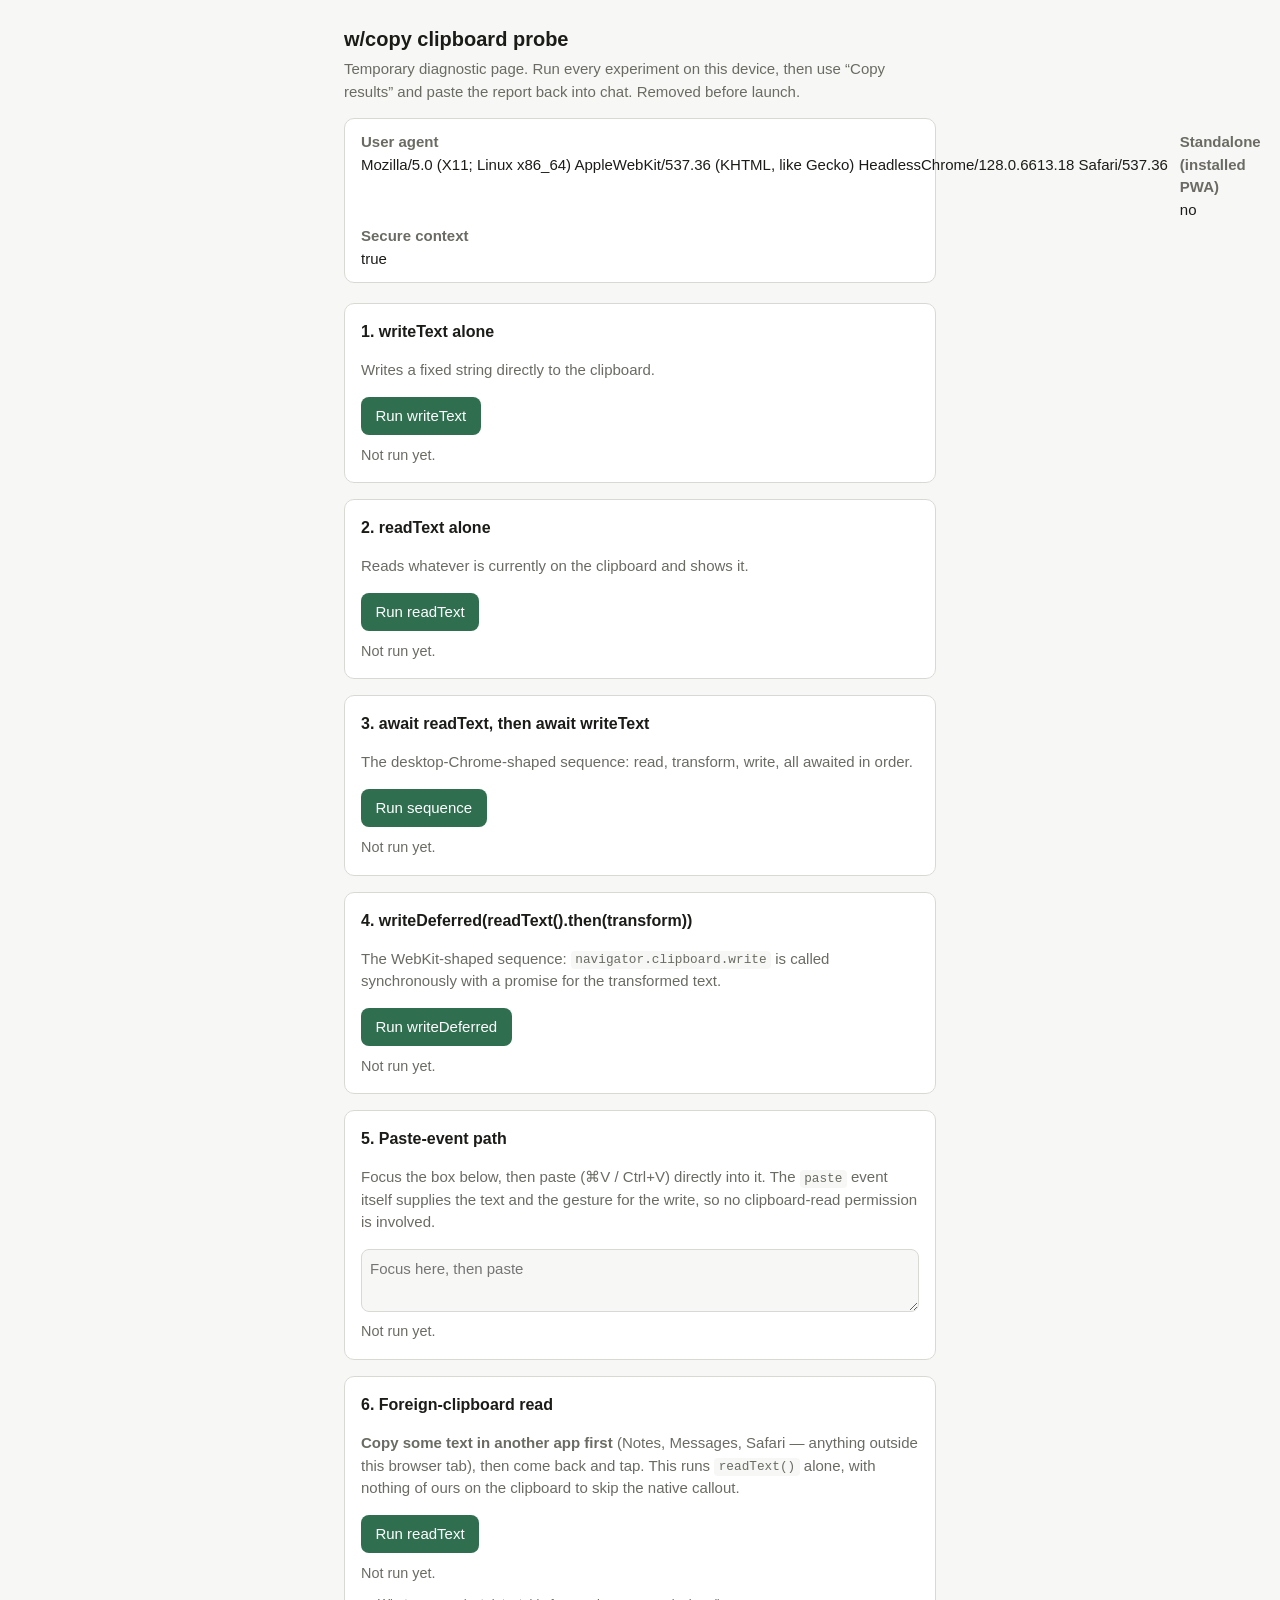
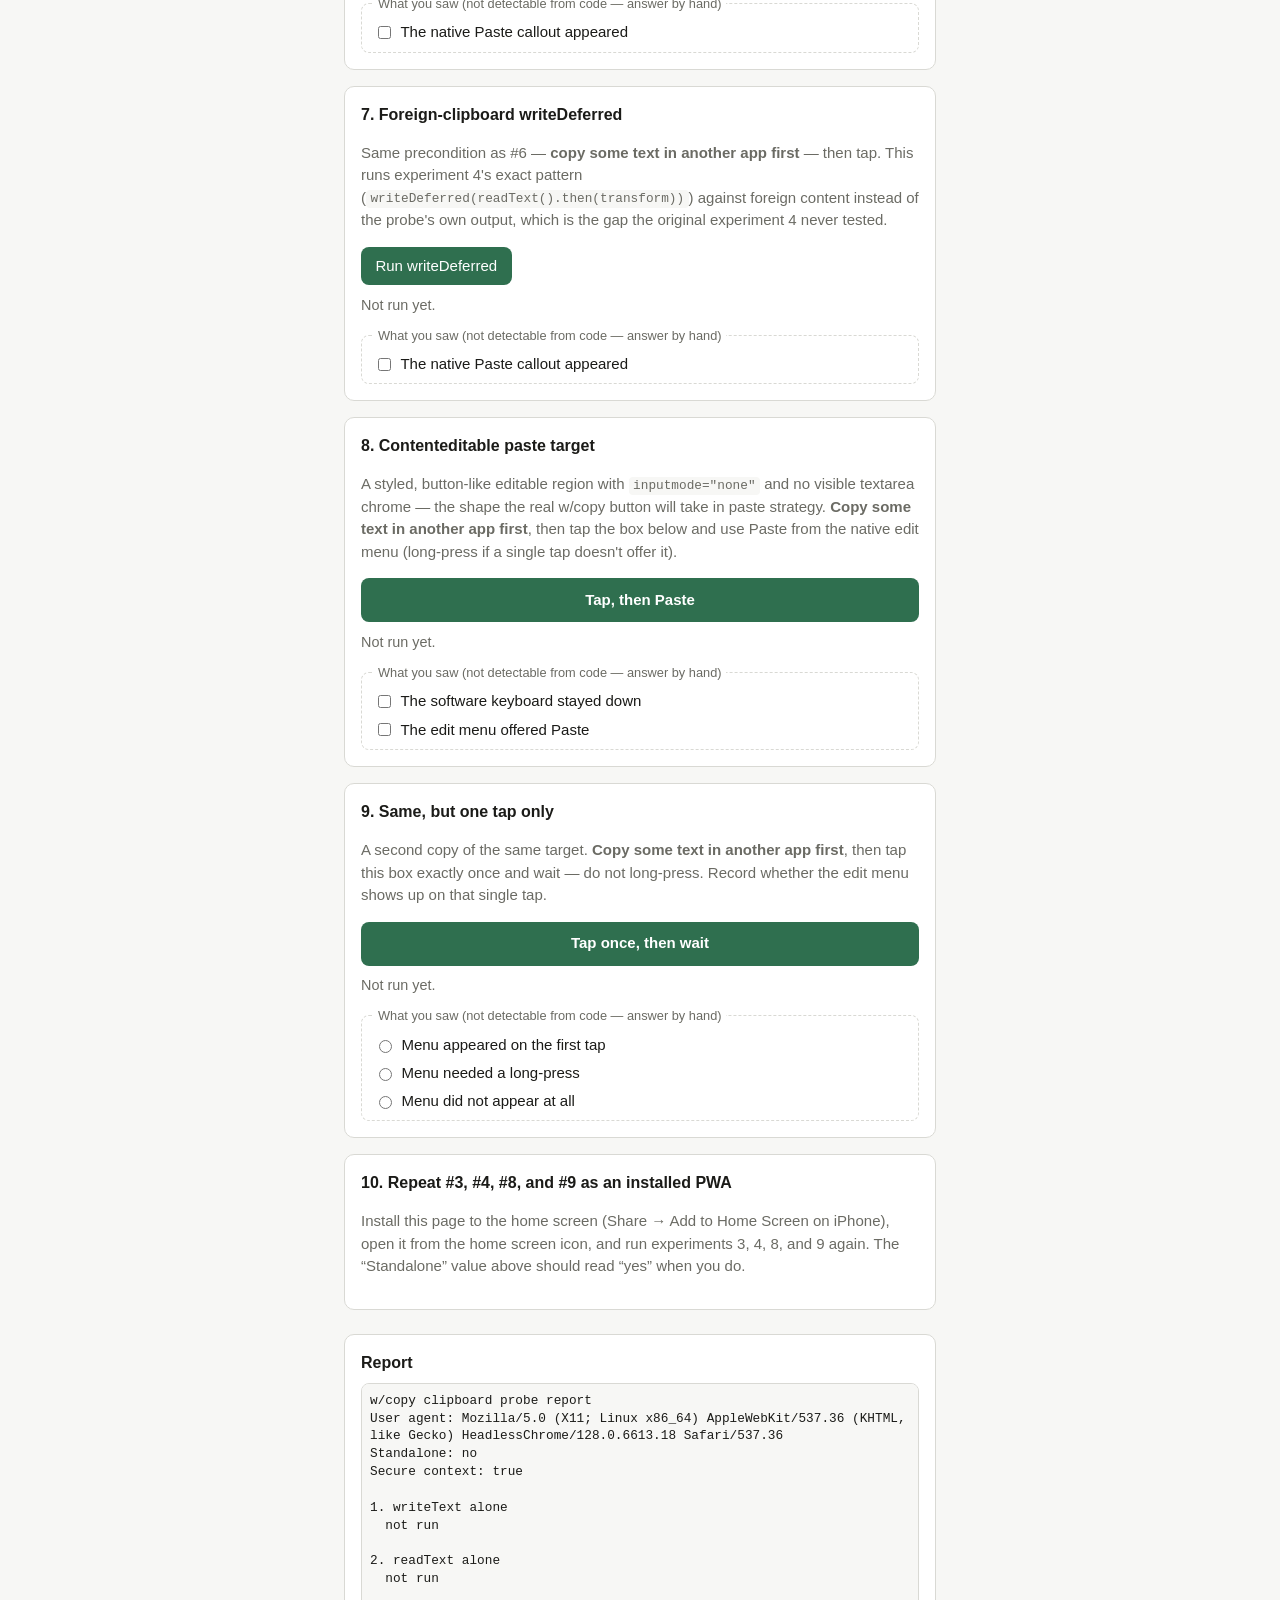
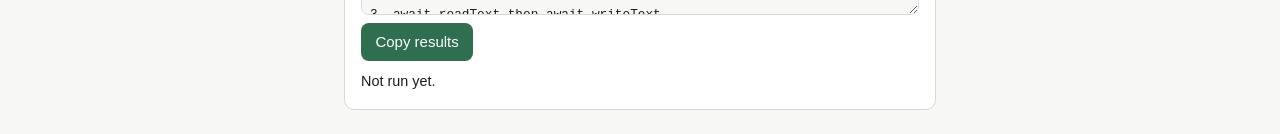
<file: probe.html>
<!doctype html>
<html lang="en">
<head>
<meta charset="utf-8">
<meta name="viewport" content="width=device-width, initial-scale=1">
<meta http-equiv="Content-Security-Policy" content="default-src 'self'; script-src 'self'; style-src 'self'; img-src 'self' data:; connect-src 'self'; manifest-src 'self'; worker-src 'self'; base-uri 'none'; form-action 'none'; object-src 'none'">
<title>w/copy clipboard probe</title>
<link rel="stylesheet" href="css/probe.css">
</head>
<body>
<header class="probe-header">
  <h1>w/copy clipboard probe</h1>
  <p>Temporary diagnostic page. Run every experiment on this device, then use
  “Copy results” and paste the report back into chat. Removed before launch.</p>
</header>

<section class="probe-env" aria-label="Environment">
  <dl>
    <div>
      <dt>User agent</dt>
      <dd data-role="ua">—</dd>
    </div>
    <div>
      <dt>Standalone (installed PWA)</dt>
      <dd data-role="standalone">—</dd>
    </div>
    <div>
      <dt>Secure context</dt>
      <dd data-role="secure-context">—</dd>
    </div>
  </dl>
</section>

<main class="probe-list">

  <section class="probe-case" data-case="write-alone">
    <h2>1. writeText alone</h2>
    <p>Writes a fixed string directly to the clipboard.</p>
    <button type="button" data-action="run" data-case="write-alone">Run writeText</button>
    <p class="probe-result" data-result="write-alone">Not run yet.</p>
  </section>

  <section class="probe-case" data-case="read-alone">
    <h2>2. readText alone</h2>
    <p>Reads whatever is currently on the clipboard and shows it.</p>
    <button type="button" data-action="run" data-case="read-alone">Run readText</button>
    <p class="probe-result" data-result="read-alone">Not run yet.</p>
  </section>

  <section class="probe-case" data-case="read-then-write">
    <h2>3. await readText, then await writeText</h2>
    <p>The desktop-Chrome-shaped sequence: read, transform, write, all
    awaited in order.</p>
    <button type="button" data-action="run" data-case="read-then-write">Run sequence</button>
    <p class="probe-result" data-result="read-then-write">Not run yet.</p>
  </section>

  <section class="probe-case" data-case="write-deferred">
    <h2>4. writeDeferred(readText().then(transform))</h2>
    <p>The WebKit-shaped sequence: <code>navigator.clipboard.write</code> is
    called synchronously with a promise for the transformed text.</p>
    <button type="button" data-action="run" data-case="write-deferred">Run writeDeferred</button>
    <p class="probe-result" data-result="write-deferred">Not run yet.</p>
  </section>

  <section class="probe-case" data-case="paste-event">
    <h2>5. Paste-event path</h2>
    <p>Focus the box below, then paste (⌘V / Ctrl+V) directly into it. The
    <code>paste</code> event itself supplies the text and the gesture for the
    write, so no clipboard-read permission is involved.</p>
    <textarea data-role="paste-target" rows="2" placeholder="Focus here, then paste"></textarea>
    <p class="probe-result" data-result="paste-event">Not run yet.</p>
  </section>

  <section class="probe-case" data-case="foreign-read">
    <h2>6. Foreign-clipboard read</h2>
    <p><strong>Copy some text in another app first</strong> (Notes, Messages,
    Safari — anything outside this browser tab), then come back and tap.
    This runs <code>readText()</code> alone, with nothing of ours on the
    clipboard to skip the native callout.</p>
    <button type="button" data-action="run" data-case="foreign-read">Run readText</button>
    <p class="probe-result" data-result="foreign-read">Not run yet.</p>
    <fieldset class="probe-manual">
      <legend>What you saw (not detectable from code — answer by hand)</legend>
      <label><input type="checkbox" data-role="foreign-read-callout"> The native Paste callout appeared</label>
    </fieldset>
  </section>

  <section class="probe-case" data-case="foreign-write-deferred">
    <h2>7. Foreign-clipboard writeDeferred</h2>
    <p>Same precondition as #6 — <strong>copy some text in another app
    first</strong> — then tap. This runs experiment 4's exact pattern
    (<code>writeDeferred(readText().then(transform))</code>) against foreign
    content instead of the probe's own output, which is the gap the original
    experiment 4 never tested.</p>
    <button type="button" data-action="run" data-case="foreign-write-deferred">Run writeDeferred</button>
    <p class="probe-result" data-result="foreign-write-deferred">Not run yet.</p>
    <fieldset class="probe-manual">
      <legend>What you saw (not detectable from code — answer by hand)</legend>
      <label><input type="checkbox" data-role="foreign-write-deferred-callout"> The native Paste callout appeared</label>
    </fieldset>
  </section>

  <section class="probe-case" data-case="editable-paste">
    <h2>8. Contenteditable paste target</h2>
    <p>A styled, button-like editable region with <code>inputmode="none"</code>
    and no visible textarea chrome — the shape the real w/copy button will
    take in paste strategy. <strong>Copy some text in another app first</strong>,
    then tap the box below and use Paste from the native edit menu (long-press
    if a single tap doesn't offer it).</p>
    <div class="probe-editable" data-role="editable-paste-target" contenteditable="true" role="button" tabindex="0" inputmode="none" enterkeyhint="done" autocapitalize="off" autocorrect="off" spellcheck="false" aria-label="Paste test target">Tap, then Paste</div>
    <p class="probe-result" data-result="editable-paste">Not run yet.</p>
    <fieldset class="probe-manual">
      <legend>What you saw (not detectable from code — answer by hand)</legend>
      <label><input type="checkbox" data-role="editable-paste-keyboard-down"> The software keyboard stayed down</label>
      <label><input type="checkbox" data-role="editable-paste-menu-offered"> The edit menu offered Paste</label>
    </fieldset>
  </section>

  <section class="probe-case" data-case="editable-one-tap">
    <h2>9. Same, but one tap only</h2>
    <p>A second copy of the same target. <strong>Copy some text in another
    app first</strong>, then tap this box exactly once and wait — do not
    long-press. Record whether the edit menu shows up on that single tap.</p>
    <div class="probe-editable" data-role="editable-one-tap-target" contenteditable="true" role="button" tabindex="0" inputmode="none" enterkeyhint="done" autocapitalize="off" autocorrect="off" spellcheck="false" aria-label="One-tap paste test target">Tap once, then wait</div>
    <p class="probe-result" data-result="editable-one-tap">Not run yet.</p>
    <fieldset class="probe-manual">
      <legend>What you saw (not detectable from code — answer by hand)</legend>
      <div class="probe-manual__radios" data-role="editable-one-tap-menu">
        <label><input type="radio" name="one-tap-menu" value="first-tap"> Menu appeared on the first tap</label>
        <label><input type="radio" name="one-tap-menu" value="long-press"> Menu needed a long-press</label>
        <label><input type="radio" name="one-tap-menu" value="not-at-all"> Menu did not appear at all</label>
      </div>
    </fieldset>
  </section>

  <section class="probe-case" data-case="installed">
    <h2>10. Repeat #3, #4, #8, and #9 as an installed PWA</h2>
    <p>Install this page to the home screen (Share → Add to Home Screen on
    iPhone), open it from the home screen icon, and run experiments 3, 4, 8,
    and 9 again. The “Standalone” value above should read “yes” when you do.</p>
  </section>

</main>

<section class="probe-report" aria-label="Report">
  <h2>Report</h2>
  <textarea data-role="report" readonly rows="12"></textarea>
  <button type="button" data-action="copy-results">Copy results</button>
  <p class="probe-result" data-result="copy-results">Not run yet.</p>
</section>

<script type="module" src="js/probe.js"></script>
</body>
</html>
</file>
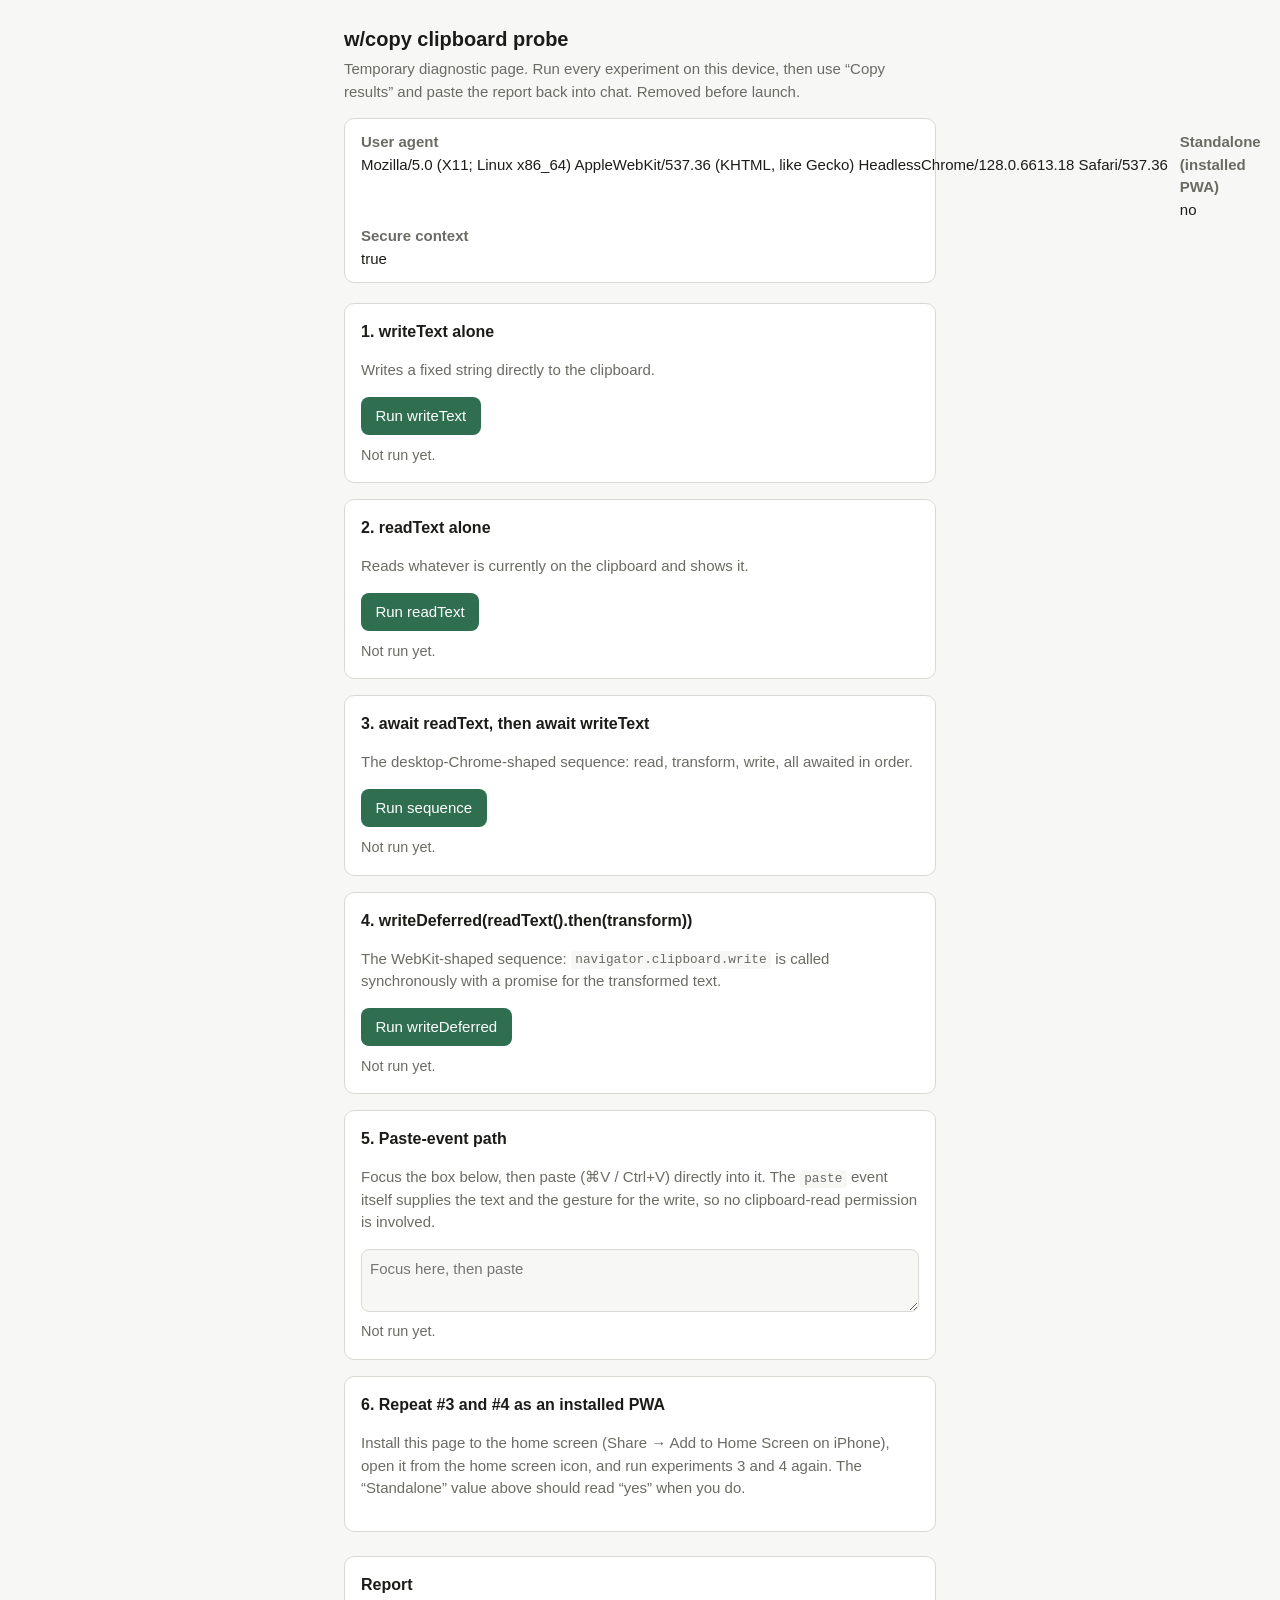
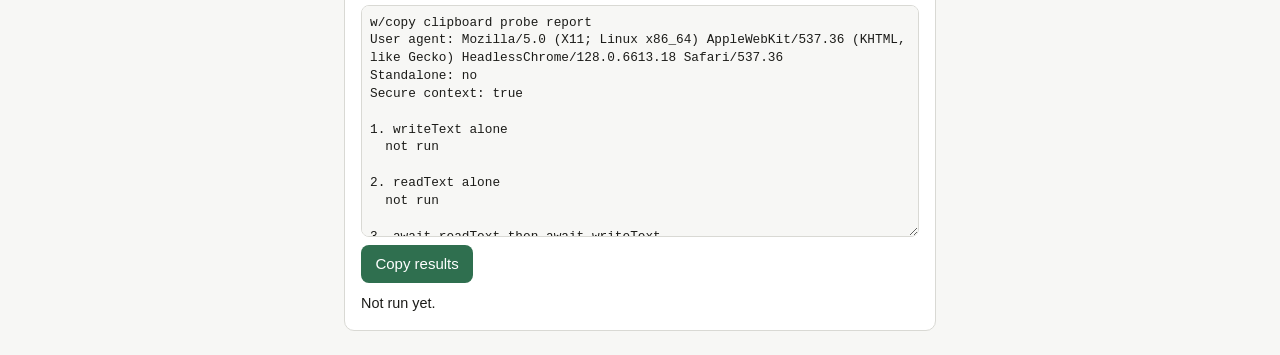
<file: src/probe.html>
<!doctype html>
<html lang="en">
<head>
<meta charset="utf-8">
<meta name="viewport" content="width=device-width, initial-scale=1">
<meta http-equiv="Content-Security-Policy" content="default-src 'self'; script-src 'self'; style-src 'self'; img-src 'self' data:; connect-src 'self'; manifest-src 'self'; worker-src 'self'; base-uri 'none'; form-action 'none'; object-src 'none'">
<title>w/copy clipboard probe</title>
<link rel="stylesheet" href="css/probe.css">
</head>
<body>
<header class="probe-header">
  <h1>w/copy clipboard probe</h1>
  <p>Temporary diagnostic page. Run every experiment on this device, then use
  “Copy results” and paste the report back into chat. Removed before launch.</p>
</header>

<section class="probe-env" aria-label="Environment">
  <dl>
    <div>
      <dt>User agent</dt>
      <dd data-role="ua">—</dd>
    </div>
    <div>
      <dt>Standalone (installed PWA)</dt>
      <dd data-role="standalone">—</dd>
    </div>
    <div>
      <dt>Secure context</dt>
      <dd data-role="secure-context">—</dd>
    </div>
  </dl>
</section>

<main class="probe-list">

  <section class="probe-case" data-case="write-alone">
    <h2>1. writeText alone</h2>
    <p>Writes a fixed string directly to the clipboard.</p>
    <button type="button" data-action="run" data-case="write-alone">Run writeText</button>
    <p class="probe-result" data-result="write-alone">Not run yet.</p>
  </section>

  <section class="probe-case" data-case="read-alone">
    <h2>2. readText alone</h2>
    <p>Reads whatever is currently on the clipboard and shows it.</p>
    <button type="button" data-action="run" data-case="read-alone">Run readText</button>
    <p class="probe-result" data-result="read-alone">Not run yet.</p>
  </section>

  <section class="probe-case" data-case="read-then-write">
    <h2>3. await readText, then await writeText</h2>
    <p>The desktop-Chrome-shaped sequence: read, transform, write, all
    awaited in order.</p>
    <button type="button" data-action="run" data-case="read-then-write">Run sequence</button>
    <p class="probe-result" data-result="read-then-write">Not run yet.</p>
  </section>

  <section class="probe-case" data-case="write-deferred">
    <h2>4. writeDeferred(readText().then(transform))</h2>
    <p>The WebKit-shaped sequence: <code>navigator.clipboard.write</code> is
    called synchronously with a promise for the transformed text.</p>
    <button type="button" data-action="run" data-case="write-deferred">Run writeDeferred</button>
    <p class="probe-result" data-result="write-deferred">Not run yet.</p>
  </section>

  <section class="probe-case" data-case="paste-event">
    <h2>5. Paste-event path</h2>
    <p>Focus the box below, then paste (⌘V / Ctrl+V) directly into it. The
    <code>paste</code> event itself supplies the text and the gesture for the
    write, so no clipboard-read permission is involved.</p>
    <textarea data-role="paste-target" rows="2" placeholder="Focus here, then paste"></textarea>
    <p class="probe-result" data-result="paste-event">Not run yet.</p>
  </section>

  <section class="probe-case" data-case="installed">
    <h2>6. Repeat #3 and #4 as an installed PWA</h2>
    <p>Install this page to the home screen (Share → Add to Home Screen on
    iPhone), open it from the home screen icon, and run experiments 3 and 4
    again. The “Standalone” value above should read “yes” when you do.</p>
  </section>

</main>

<section class="probe-report" aria-label="Report">
  <h2>Report</h2>
  <textarea data-role="report" readonly rows="12"></textarea>
  <button type="button" data-action="copy-results">Copy results</button>
  <p class="probe-result" data-result="copy-results">Not run yet.</p>
</section>

<script type="module" src="js/probe.js"></script>
</body>
</html>
</file>
<file: css/tokens.css>
/*
 * w/copy design tokens
 * Light values live on bare :root. Dark values are redefined twice, once
 * under the system preference (guarded so an explicit light choice wins)
 * and once under an explicit data-theme="dark" (so the toggle wins in both
 * directions). Density and accent are attributes on <html>.
 */

:root {
  /* ---- neutral scale (light) ---- */
  --bg: #faf8f5;
  --surface: #ffffff;
  --surface-2: #f2efe9;
  --border: #e7e2d9;
  --text: #201c17;
  --text-muted: #6d6459;
  --text-on-accent-muted: rgba(255, 255, 255, 0.8);

  /* card treatment: soft shadow + invisible border in light,
     swapped for a hairline border + no shadow in dark */
  --card-border-color: transparent;
  --card-shadow: var(--shadow-sm);

  --backdrop: rgba(32, 26, 18, 0.42);

  /* ---- accents: eight named hues, light values ----
     each pair (accent, accent-contrast) checked for >= 4.5:1 */
  --accent-green: #15803d;
  --accent-green-contrast: #ffffff;
  --accent-green-soft: #dcfce7;

  --accent-orange: #c2410c;
  --accent-orange-contrast: #ffffff;
  --accent-orange-soft: #ffedd5;

  --accent-blue: #1d4ed8;
  --accent-blue-contrast: #ffffff;
  --accent-blue-soft: #dbeafe;

  --accent-purple: #7e22ce;
  --accent-purple-contrast: #ffffff;
  --accent-purple-soft: #f3e8ff;

  --accent-pink: #be185d;
  --accent-pink-contrast: #ffffff;
  --accent-pink-soft: #fce7f3;

  --accent-teal: #0f766e;
  --accent-teal-contrast: #ffffff;
  --accent-teal-soft: #ccfbf1;

  --accent-red: #b91c1c;
  --accent-red-contrast: #ffffff;
  --accent-red-soft: #fee2e2;

  --accent-yellow: #a16207;
  --accent-yellow-contrast: #ffffff;
  --accent-yellow-soft: #fef9c3;

  /* active accent, resolved from data-accent below; green until then */
  --accent: var(--accent-green);
  --accent-contrast: var(--accent-green-contrast);
  --accent-soft: var(--accent-green-soft);

  /* ---- kind colors: small, muted, independent of stack accent ---- */
  --kind-header: #3f6f92;
  --kind-footer: #a1671f;
  --kind-text: #6f5a9c;
  --kind-clipboard: #6d6459;

  /* ---- spacing ---- */
  --space-1: 4px;
  --space-2: 8px;
  --space-3: 12px;
  --space-4: 16px;
  --space-5: 24px;
  --space-6: 32px;
  --space-7: 48px;

  /* density-sensitive spacing (comfortable defaults; compact overrides below) */
  --card-pad: var(--space-4);
  --card-gap: var(--space-3);
  --bar-gap: var(--space-2);
  --line-height: 1.55;

  /* ---- radius ---- */
  --radius-sm: 8px;
  --radius: 14px;
  --radius-lg: 22px;
  --radius-full: 999px;

  /* ---- shadow (light mode: soft; see dark override) ---- */
  --shadow-sm: 0 1px 2px rgba(32, 26, 18, 0.06), 0 1px 1px rgba(32, 26, 18, 0.05);
  --shadow-md: 0 10px 28px rgba(32, 26, 18, 0.12), 0 2px 8px rgba(32, 26, 18, 0.06);
  --shadow-lg: 0 28px 72px rgba(32, 26, 18, 0.22), 0 10px 28px rgba(32, 26, 18, 0.12);

  /* ---- type ---- */
  --font-ui: -apple-system, BlinkMacSystemFont, "Segoe UI", Roboto, Helvetica,
    Arial, sans-serif;
  --font-mono: var(--font-ui);
  --fs-xs: 0.75rem;
  --fs-sm: 0.8125rem;
  --fs-base: 0.9375rem;
  --fs-md: 1.0625rem;
  --fs-lg: 1.375rem;
  --fs-xl: 1.75rem;

  /* ---- motion ---- */
  --dur-fast: 120ms;
  --dur: 200ms;
  --dur-slow: 320ms;
  --ease: cubic-bezier(0.2, 0.8, 0.2, 1);
  --ease-out: cubic-bezier(0, 0, 0.2, 1);

  /* ---- z-index ---- */
  --z-actionbar: 10;
  --z-panel: 30;
  --z-toast: 50;

  color-scheme: light;
}

/* ---- density ---- */
:root[data-density="compact"] {
  --card-pad: var(--space-3);
  --card-gap: var(--space-2);
  --bar-gap: var(--space-1);
  --line-height: 1.4;
  --fs-base: 0.875rem;
  --fs-md: 0.9375rem;
}

/* ---- accent selection: map the named hue onto the working tokens ---- */
:root[data-accent="green"] {
  --accent: var(--accent-green);
  --accent-contrast: var(--accent-green-contrast);
  --accent-soft: var(--accent-green-soft);
}
:root[data-accent="orange"] {
  --accent: var(--accent-orange);
  --accent-contrast: var(--accent-orange-contrast);
  --accent-soft: var(--accent-orange-soft);
}
:root[data-accent="blue"] {
  --accent: var(--accent-blue);
  --accent-contrast: var(--accent-blue-contrast);
  --accent-soft: var(--accent-blue-soft);
}
:root[data-accent="purple"] {
  --accent: var(--accent-purple);
  --accent-contrast: var(--accent-purple-contrast);
  --accent-soft: var(--accent-purple-soft);
}
:root[data-accent="pink"] {
  --accent: var(--accent-pink);
  --accent-contrast: var(--accent-pink-contrast);
  --accent-soft: var(--accent-pink-soft);
}
:root[data-accent="teal"] {
  --accent: var(--accent-teal);
  --accent-contrast: var(--accent-teal-contrast);
  --accent-soft: var(--accent-teal-soft);
}
:root[data-accent="red"] {
  --accent: var(--accent-red);
  --accent-contrast: var(--accent-red-contrast);
  --accent-soft: var(--accent-red-soft);
}
:root[data-accent="yellow"] {
  --accent: var(--accent-yellow);
  --accent-contrast: var(--accent-yellow-contrast);
  --accent-soft: var(--accent-yellow-soft);
}

/* ---- dark mode: system preference (an explicit light choice wins) ---- */
@media (prefers-color-scheme: dark) {
  :root:not([data-theme="light"]) {
    color-scheme: dark;

    --bg: #16130f;
    --surface: #1e1a15;
    --surface-2: #27221c;
    --border: #3a332a;
    --text: #f2ede4;
    --text-muted: #a89e8f;
    --text-on-accent-muted: rgba(10, 8, 6, 0.7);

    --card-border-color: var(--border);
    --card-shadow: none;

    --backdrop: rgba(0, 0, 0, 0.55);

    --accent-green: #4ade80;
    --accent-green-contrast: #052e16;
    --accent-green-soft: #16321f;

    --accent-orange: #fb923c;
    --accent-orange-contrast: #431407;
    --accent-orange-soft: #3a2210;

    --accent-blue: #60a5fa;
    --accent-blue-contrast: #172554;
    --accent-blue-soft: #1b2740;

    --accent-purple: #c084fc;
    --accent-purple-contrast: #3b0764;
    --accent-purple-soft: #2c1c3e;

    --accent-pink: #f472b6;
    --accent-pink-contrast: #500724;
    --accent-pink-soft: #3c1c2c;

    --accent-teal: #2dd4bf;
    --accent-teal-contrast: #042f2e;
    --accent-teal-soft: #123331;

    --accent-red: #f87171;
    --accent-red-contrast: #450a0a;
    --accent-red-soft: #3a1a1a;

    --accent-yellow: #facc15;
    --accent-yellow-contrast: #422006;
    --accent-yellow-soft: #392c10;

    --kind-header: #8bb8de;
    --kind-footer: #dba668;
    --kind-text: #b6a4de;
    --kind-clipboard: #a89e8f;

    --shadow-sm: none;
    --shadow-md: 0 10px 28px rgba(0, 0, 0, 0.4);
    --shadow-lg: 0 28px 72px rgba(0, 0, 0, 0.55);
  }
}

/* ---- dark mode: explicit override wins either direction ---- */
:root[data-theme="dark"] {
  color-scheme: dark;

  --bg: #16130f;
  --surface: #1e1a15;
  --surface-2: #27221c;
  --border: #3a332a;
  --text: #f2ede4;
  --text-muted: #a89e8f;
  --text-on-accent-muted: rgba(10, 8, 6, 0.7);

  --card-border-color: var(--border);
  --card-shadow: none;

  --backdrop: rgba(0, 0, 0, 0.55);

  --accent-green: #4ade80;
  --accent-green-contrast: #052e16;
  --accent-green-soft: #16321f;

  --accent-orange: #fb923c;
  --accent-orange-contrast: #431407;
  --accent-orange-soft: #3a2210;

  --accent-blue: #60a5fa;
  --accent-blue-contrast: #172554;
  --accent-blue-soft: #1b2740;

  --accent-purple: #c084fc;
  --accent-purple-contrast: #3b0764;
  --accent-purple-soft: #2c1c3e;

  --accent-pink: #f472b6;
  --accent-pink-contrast: #500724;
  --accent-pink-soft: #3c1c2c;

  --accent-teal: #2dd4bf;
  --accent-teal-contrast: #042f2e;
  --accent-teal-soft: #123331;

  --accent-red: #f87171;
  --accent-red-contrast: #450a0a;
  --accent-red-soft: #3a1a1a;

  --accent-yellow: #facc15;
  --accent-yellow-contrast: #422006;
  --accent-yellow-soft: #392c10;

  --kind-header: #8bb8de;
  --kind-footer: #dba668;
  --kind-text: #b6a4de;
  --kind-clipboard: #a89e8f;

  --shadow-sm: none;
  --shadow-md: 0 10px 28px rgba(0, 0, 0, 0.4);
  --shadow-lg: 0 28px 72px rgba(0, 0, 0, 0.55);
}

/* ---- motion: zero every duration when the user asks for less of it ---- */
@media (prefers-reduced-motion: reduce) {
  :root {
    --dur-fast: 0ms;
    --dur: 0ms;
    --dur-slow: 0ms;
  }
}
</file>
<file: css/app.css>
/*
 * w/copy layout and components.
 * Motion is transform/opacity only; tokens.css zeroes durations under
 * prefers-reduced-motion, so every transition here already respects it.
 */

/* ---------- reset ---------- */

*,
*::before,
*::after {
  box-sizing: border-box;
}

html,
body {
  height: 100%;
}

body {
  margin: 0;
  background: var(--bg);
  color: var(--text);
  font-family: var(--font-ui);
  font-size: var(--fs-base);
  line-height: var(--line-height);
  -webkit-font-smoothing: antialiased;
  display: flex;
  flex-direction: column;
  min-height: 100vh;
  min-height: 100dvh;
}

h1,
h2,
h3,
p {
  margin: 0;
}

button {
  font: inherit;
  color: inherit;
}

textarea {
  font: inherit;
  color: inherit;
}

a {
  color: var(--accent);
}

/* ---------- icons ---------- */

.wc-icon {
  width: 20px;
  height: 20px;
  flex: none;
  fill: none;
  stroke: currentColor;
  stroke-width: 1.75;
  stroke-linecap: round;
  stroke-linejoin: round;
}

.wc-sprite {
  position: absolute;
  width: 0;
  height: 0;
  overflow: hidden;
}

/* ---------- buttons ---------- */

.wc-iconbtn {
  display: inline-flex;
  align-items: center;
  justify-content: center;
  width: 40px;
  height: 40px;
  padding: 0;
  border: none;
  border-radius: var(--radius-full);
  background: transparent;
  color: var(--text-muted);
  cursor: pointer;
  transition: background var(--dur-fast) var(--ease), color var(--dur-fast) var(--ease),
    transform var(--dur-fast) var(--ease);
}

.wc-iconbtn:hover {
  background: var(--surface-2);
  color: var(--text);
}

.wc-iconbtn:active {
  transform: scale(0.92);
}

.wc-iconbtn--sm {
  width: 32px;
  height: 32px;
}

.wc-iconbtn--sm .wc-icon {
  width: 16px;
  height: 16px;
}

.wc-btn {
  display: inline-flex;
  align-items: center;
  gap: var(--space-2);
  padding: var(--space-2) var(--space-4);
  border: 1px solid var(--border);
  border-radius: var(--radius-sm);
  background: var(--surface);
  color: var(--text);
  font-size: var(--fs-sm);
  font-weight: 600;
  cursor: pointer;
  transition: background var(--dur-fast) var(--ease), border-color var(--dur-fast) var(--ease),
    transform var(--dur-fast) var(--ease);
}

.wc-btn .wc-icon {
  width: 16px;
  height: 16px;
}

.wc-btn:hover {
  background: var(--surface-2);
  border-color: var(--text-muted);
}

.wc-btn:active {
  transform: scale(0.97);
}

.wc-btn--primary {
  background: var(--accent);
  border-color: var(--accent);
  color: var(--accent-contrast);
}

.wc-btn--primary:hover {
  background: var(--accent);
  filter: brightness(1.06);
}

.wc-btn--block {
  width: 100%;
  justify-content: center;
}

button:focus-visible,
input:focus-visible,
textarea:focus-visible,
a:focus-visible,
[tabindex]:focus-visible {
  outline: 2px solid var(--accent);
  outline-offset: 2px;
}

/* ---------- top bar ---------- */

.wc-topbar {
  position: sticky;
  top: 0;
  z-index: 5;
  display: flex;
  align-items: center;
  justify-content: space-between;
  gap: var(--space-2);
  padding: var(--space-3) max(var(--space-4), calc((100% - 640px) / 2));
  background: color-mix(in srgb, var(--bg) 88%, transparent);
  backdrop-filter: blur(10px);
  -webkit-backdrop-filter: blur(10px);
  border-bottom: 1px solid var(--border);
}

.wc-stackname {
  flex: 1;
  min-width: 0;
  text-align: center;
  font-size: var(--fs-md);
  font-weight: 700;
  letter-spacing: -0.01em;
  overflow: hidden;
  text-overflow: ellipsis;
  white-space: nowrap;
  position: relative;
}

.wc-stackname::before {
  content: "";
  display: inline-block;
  width: 8px;
  height: 8px;
  margin-right: var(--space-2);
  border-radius: var(--radius-full);
  background: var(--accent);
  vertical-align: middle;
}

/* ---------- main / stack ---------- */

.wc-main {
  flex: 1;
  padding: var(--space-4) max(var(--space-4), calc((100% - 640px) / 2))
    calc(var(--space-7) * 2.6);
}

.wc-stack {
  list-style: none;
  margin: 0 0 var(--space-4);
  padding: 0;
  display: flex;
  flex-direction: column;
  gap: var(--card-gap);
}

.wc-add {
  display: flex;
  align-items: center;
  justify-content: center;
  gap: var(--space-2);
  width: 100%;
  padding: var(--space-3);
  border: 1.5px dashed var(--border);
  border-radius: var(--radius);
  background: transparent;
  color: var(--text-muted);
  font-weight: 600;
  cursor: pointer;
  transition: border-color var(--dur-fast) var(--ease), color var(--dur-fast) var(--ease),
    background var(--dur-fast) var(--ease);
}

.wc-add:hover {
  border-color: var(--accent);
  color: var(--accent);
  background: var(--accent-soft);
}

/* ---------- piece card ---------- */

.wc-piece {
  background: var(--surface);
  border: 1px solid var(--card-border-color);
  border-radius: var(--radius);
  box-shadow: var(--card-shadow);
  padding: var(--card-pad);
  transition: box-shadow var(--dur) var(--ease), transform var(--dur) var(--ease),
    opacity var(--dur) var(--ease);
}

.wc-piece[data-enabled="false"] {
  opacity: 0.55;
}

.wc-piece.wc-piece--dragging {
  box-shadow: var(--shadow-lg);
  z-index: 2;
  /* Follows the pointer 1:1 — see the "drag to reorder" section below for
     --wc-drag-y and why this overrides the base transition. */
  transition: none;
  transform: translate3d(0, var(--wc-drag-y, 0px), 0);
  cursor: grabbing;
}

.wc-piece__bar {
  display: flex;
  align-items: center;
  gap: var(--bar-gap);
}

/* switch */

.wc-switch {
  display: inline-flex;
  flex: none;
  cursor: pointer;
}

.wc-switch input {
  position: absolute;
  width: 1px;
  height: 1px;
  overflow: hidden;
  clip: rect(0 0 0 0);
  white-space: nowrap;
}

.wc-switch__track {
  position: relative;
  width: 36px;
  height: 22px;
  border-radius: var(--radius-full);
  background: var(--border);
  transition: background var(--dur-fast) var(--ease);
}

.wc-switch__thumb {
  position: absolute;
  top: 2px;
  left: 2px;
  width: 18px;
  height: 18px;
  border-radius: var(--radius-full);
  background: var(--surface);
  box-shadow: 0 1px 2px rgba(0, 0, 0, 0.25);
  transition: transform var(--dur-fast) var(--ease);
}

.wc-switch input:checked + .wc-switch__track {
  background: var(--accent);
}

.wc-switch input:checked + .wc-switch__track .wc-switch__thumb {
  transform: translateX(14px);
}

.wc-switch input:focus-visible + .wc-switch__track {
  outline: 2px solid var(--accent);
  outline-offset: 2px;
}

/* piece label + kind chip */

.wc-piece__label {
  flex: 1;
  min-width: 0;
  display: flex;
  align-items: baseline;
  gap: var(--space-2);
  padding: var(--space-1) var(--space-1);
  border: none;
  background: transparent;
  text-align: left;
  cursor: pointer;
  border-radius: var(--radius-sm);
}

.wc-piece__label:hover {
  background: var(--surface-2);
}

.wc-piece__label--static {
  cursor: default;
}

.wc-piece__label--static:hover {
  background: transparent;
}

.wc-kind {
  flex: none;
  font-size: var(--fs-xs);
  font-weight: 700;
  text-transform: uppercase;
  letter-spacing: 0.06em;
  padding: 2px var(--space-2);
  border-radius: var(--radius-full);
}

.wc-piece[data-kind="header"] .wc-kind {
  color: var(--kind-header);
  background: color-mix(in srgb, var(--kind-header) 16%, var(--surface-2));
}

.wc-piece[data-kind="footer"] .wc-kind {
  color: var(--kind-footer);
  background: color-mix(in srgb, var(--kind-footer) 16%, var(--surface-2));
}

.wc-piece[data-kind="text"] .wc-kind {
  color: var(--kind-text);
  background: color-mix(in srgb, var(--kind-text) 16%, var(--surface-2));
}

.wc-piece[data-kind="clipboard"] .wc-kind {
  color: var(--kind-clipboard);
  background: var(--surface-2);
}

.wc-piece__variantname {
  min-width: 0;
  overflow: hidden;
  text-overflow: ellipsis;
  white-space: nowrap;
  color: var(--text-muted);
  font-size: var(--fs-sm);
}

.wc-piece__label[aria-expanded="true"] .wc-piece__variantname {
  color: var(--text);
}

/* textarea */

.wc-piece__text {
  display: block;
  width: 100%;
  margin-top: var(--space-2);
  padding: var(--space-2) var(--space-1);
  border: none;
  background: transparent;
  resize: none;
  field-sizing: content;
  min-height: 2.6em;
  color: var(--text);
}

.wc-piece__text::placeholder {
  color: var(--text-muted);
}

/* clipboard slot */

.wc-piece--clipboard {
  border-style: dashed;
  border-width: 1.5px;
  border-color: var(--border);
  background: color-mix(in srgb, var(--kind-clipboard) 5%, var(--surface));
  box-shadow: none;
}

.wc-clipboard-slot {
  display: flex;
  flex-direction: column;
  align-items: center;
  gap: var(--space-2);
  padding: var(--space-5) var(--space-3);
  color: var(--text-muted);
  text-align: center;
}

/* W7: hidden while the opt-in preview is on (piece-card.js's
   `fillClipboardPreview` toggles this). Needed explicitly, same reasoning
   as `.wc-variants[hidden]` above: an author rule's `display` always beats
   the UA stylesheet's `[hidden] { display: none }`. */
.wc-clipboard-slot[hidden] {
  display: none;
}

.wc-clipboard-slot__icon {
  width: 28px;
  height: 28px;
  color: var(--kind-clipboard);
}

.wc-clipboard-slot__caption {
  font-size: var(--fs-sm);
  font-weight: 600;
}

/* drag handle */

.wc-handle {
  flex: none;
  display: inline-flex;
  align-items: center;
  justify-content: center;
  width: 32px;
  height: 40px;
  border: none;
  background: transparent;
  color: var(--text-muted);
  cursor: grab;
  touch-action: none;
  border-radius: var(--radius-sm);
}

.wc-handle:hover {
  color: var(--text);
  background: var(--surface-2);
}

.wc-handle:active {
  cursor: grabbing;
}

.wc-handle .wc-icon {
  width: 18px;
  height: 18px;
  stroke: none;
  fill: currentColor;
}

/* ---------- variants ---------- */

.wc-variants {
  margin-top: var(--space-3);
  padding-top: var(--space-3);
  border-top: 1px solid var(--border);
  display: flex;
  flex-direction: column;
  gap: var(--space-1);
}

.wc-variant {
  list-style: none;
  display: flex;
  align-items: center;
  gap: var(--space-2);
  padding: var(--space-1) var(--space-2);
  border-radius: var(--radius-sm);
}

.wc-variant:hover {
  background: var(--surface-2);
}

.wc-variantlist {
  margin: 0;
  padding: 0;
  display: flex;
  flex-direction: column;
  gap: var(--space-1);
}

.wc-variant__radio {
  flex: 1;
  min-width: 0;
  display: flex;
  align-items: center;
  gap: var(--space-2);
  cursor: pointer;
}

.wc-variant__radio input {
  accent-color: var(--accent);
  width: 16px;
  height: 16px;
  flex: none;
}

.wc-variant__label {
  overflow: hidden;
  text-overflow: ellipsis;
  white-space: nowrap;
  font-size: var(--fs-sm);
}

.wc-variant__rename {
  flex: none;
  border: none;
  background: transparent;
  color: var(--text-muted);
  font-size: var(--fs-xs);
  font-weight: 700;
  text-transform: uppercase;
  letter-spacing: 0.04em;
  padding: var(--space-1) var(--space-2);
  border-radius: var(--radius-sm);
  cursor: pointer;
}

.wc-variant__rename:hover {
  color: var(--text);
  background: var(--surface);
}

.wc-variants__add {
  align-self: flex-start;
  margin-top: var(--space-1);
  display: inline-flex;
  align-items: center;
  gap: var(--space-1);
  border: none;
  background: transparent;
  color: var(--accent);
  font-size: var(--fs-sm);
  font-weight: 600;
  padding: var(--space-1) var(--space-2);
  border-radius: var(--radius-sm);
  cursor: pointer;
}

.wc-variants__add:hover {
  background: var(--accent-soft);
}

.wc-variants__add .wc-icon {
  width: 16px;
  height: 16px;
}

/* ---------- action bar ---------- */

.wc-actionbar {
  position: sticky;
  bottom: 0;
  z-index: var(--z-actionbar);
  display: flex;
  /* Column, not row: the pile strip (W6) sits above the action row, and W5
     adds an optional hint line below it, so this bar stacks its children and
     centers them horizontally instead of centering a single row. */
  flex-direction: column;
  align-items: center;
  gap: var(--space-2);
  padding: var(--space-3) var(--space-4) calc(var(--space-3) + env(safe-area-inset-bottom));
  background: linear-gradient(to top, var(--bg) 60%, transparent);
}

/* Holds w/copy and i/copy side by side. `align-items: stretch` (flex's
   default) is what keeps the two buttons the same height even though their
   font sizes differ slightly — see the W6 section below. */
.wc-actionrow {
  display: flex;
  width: 100%;
  max-width: 640px;
  gap: var(--space-3);
}

.wc-action {
  flex: 1.7 1 0;
  /* Was a <button>; is a contenteditable <div> as of W5 (see below), which
     doesn't center text by default the way a button does. */
  display: block;
  text-align: center;
  padding: var(--space-4);
  border: none;
  border-radius: var(--radius-lg);
  background: var(--accent);
  color: var(--accent-contrast);
  font-size: var(--fs-lg);
  font-weight: 800;
  letter-spacing: -0.01em;
  box-shadow: var(--shadow-md);
  cursor: pointer;
  transition: transform var(--dur-fast) var(--ease), box-shadow var(--dur-fast) var(--ease),
    filter var(--dur-fast) var(--ease);
}

.wc-action:hover {
  filter: brightness(1.05);
  box-shadow: var(--shadow-lg);
}

.wc-action:active {
  transform: scale(0.98);
}

/* ---------- side panel ---------- */

.wc-panel[hidden] {
  display: none;
}

.wc-panel {
  position: fixed;
  inset: 0;
  z-index: var(--z-panel);
}

.wc-panel__backdrop {
  position: absolute;
  inset: 0;
  background: var(--backdrop);
  opacity: 1;
  transition: opacity var(--dur) var(--ease);
}

@starting-style {
  .wc-panel:not([hidden]) .wc-panel__backdrop {
    opacity: 0;
  }
}

.wc-panel__sheet {
  position: absolute;
  inset: 0 auto 0 0;
  width: min(320px, 84vw);
  display: flex;
  flex-direction: column;
  gap: var(--space-3);
  padding: var(--space-4);
  background: var(--surface);
  box-shadow: var(--shadow-lg);
  transform: translateX(0);
  transition: transform var(--dur) var(--ease);
}

@starting-style {
  .wc-panel:not([hidden]) .wc-panel__sheet {
    transform: translateX(-100%);
  }
}

.wc-panel__header {
  display: flex;
  align-items: center;
  justify-content: space-between;
}

.wc-panel__header h2 {
  font-size: var(--fs-md);
  font-weight: 700;
}

.wc-stacklist {
  flex: 1;
  overflow-y: auto;
  list-style: none;
  margin: 0;
  padding: 0;
  display: flex;
  flex-direction: column;
  gap: 2px;
}

.wc-stackrow {
  display: flex;
  align-items: center;
  gap: var(--space-3);
  padding: var(--space-3);
  border-radius: var(--radius-sm);
  cursor: pointer;
  color: var(--text);
}

.wc-stackrow:hover {
  background: var(--surface-2);
}

.wc-stackrow[data-active="true"] {
  background: var(--accent-soft);
}

.wc-stackrow__dot {
  flex: none;
  width: 10px;
  height: 10px;
  border-radius: var(--radius-full);
  background: var(--accent);
}

.wc-stackrow[data-accent="green"] .wc-stackrow__dot {
  background: var(--accent-green);
}
.wc-stackrow[data-accent="orange"] .wc-stackrow__dot {
  background: var(--accent-orange);
}
.wc-stackrow[data-accent="blue"] .wc-stackrow__dot {
  background: var(--accent-blue);
}
.wc-stackrow[data-accent="purple"] .wc-stackrow__dot {
  background: var(--accent-purple);
}
.wc-stackrow[data-accent="pink"] .wc-stackrow__dot {
  background: var(--accent-pink);
}
.wc-stackrow[data-accent="teal"] .wc-stackrow__dot {
  background: var(--accent-teal);
}
.wc-stackrow[data-accent="red"] .wc-stackrow__dot {
  background: var(--accent-red);
}
.wc-stackrow[data-accent="yellow"] .wc-stackrow__dot {
  background: var(--accent-yellow);
}

.wc-stackrow__name {
  flex: 1;
  min-width: 0;
  overflow: hidden;
  text-overflow: ellipsis;
  white-space: nowrap;
  font-size: var(--fs-base);
  font-weight: 600;
}

.wc-stackrow__check {
  flex: none;
  width: 16px;
  height: 16px;
  color: var(--accent);
}

.wc-stackrow:not([data-active="true"]) .wc-stackrow__check {
  visibility: hidden;
}

/* ---------- dialogs ---------- */

dialog {
  color: var(--text);
  background: var(--surface);
}

.wc-settings,
.wc-expand,
.wc-paste,
.wc-qr {
  padding: 0;
  border: none;
  border-radius: var(--radius-lg);
  box-shadow: var(--shadow-lg);
  opacity: 1;
  transform: scale(1) translateY(0);
  transition: opacity var(--dur) var(--ease), transform var(--dur) var(--ease);
}

@starting-style {
  .wc-settings[open],
  .wc-expand[open],
  .wc-paste[open],
  .wc-qr[open] {
    opacity: 0;
    transform: scale(0.96) translateY(10px);
  }
}

.wc-settings::backdrop,
.wc-expand::backdrop,
.wc-paste::backdrop,
.wc-qr::backdrop {
  background: var(--backdrop);
  opacity: 1;
  transition: opacity var(--dur) var(--ease);
}

@starting-style {
  .wc-settings[open]::backdrop,
  .wc-expand[open]::backdrop,
  .wc-paste[open]::backdrop,
  .wc-qr[open]::backdrop {
    opacity: 0;
  }
}

.wc-dialog {
  display: flex;
  flex-direction: column;
  max-height: 85vh;
  width: min(480px, 92vw);
}

.wc-dialog__header {
  display: flex;
  align-items: center;
  justify-content: space-between;
  padding: var(--space-4) var(--space-4) var(--space-3);
  border-bottom: 1px solid var(--border);
}

.wc-dialog__header h2 {
  font-size: var(--fs-md);
  font-weight: 700;
}

.wc-dialog__body {
  overflow-y: auto;
  padding: var(--space-4);
  display: flex;
  flex-direction: column;
  gap: var(--space-5);
}

.wc-settings__section h3 {
  margin: 0 0 var(--space-3);
  font-size: var(--fs-sm);
  font-weight: 700;
  text-transform: uppercase;
  letter-spacing: 0.05em;
  color: var(--text-muted);
}

.wc-radiogroup {
  border: none;
  margin: 0 0 var(--space-4);
  padding: 0;
  display: flex;
  flex-wrap: wrap;
  gap: var(--space-2);
}

.wc-radiogroup:last-child {
  margin-bottom: 0;
}

.wc-radiogroup legend {
  width: 100%;
  margin-bottom: var(--space-2);
  padding: 0;
  font-size: var(--fs-sm);
  font-weight: 600;
  color: var(--text-muted);
}

.wc-radiogroup label {
  display: inline-flex;
  align-items: center;
  gap: var(--space-1);
  padding: var(--space-2) var(--space-3);
  border: 1px solid var(--border);
  border-radius: var(--radius-full);
  font-size: var(--fs-sm);
  font-weight: 600;
  cursor: pointer;
  transition: border-color var(--dur-fast) var(--ease), background var(--dur-fast) var(--ease);
}

.wc-radiogroup label:has(input:checked) {
  border-color: var(--accent);
  background: var(--accent-soft);
  color: var(--text);
}

.wc-radiogroup input {
  accent-color: var(--accent);
}

.wc-settings__row {
  display: flex;
  flex-wrap: wrap;
  align-items: center;
  justify-content: space-between;
  gap: var(--space-2) var(--space-3);
  padding: var(--space-3) 0;
  border-bottom: 1px solid var(--border);
  font-weight: 600;
}

.wc-settings__row:last-child {
  border-bottom: none;
}

.wc-settings__row--stack {
  flex-direction: column;
  align-items: stretch;
  gap: var(--space-2);
}

.wc-settings__row-actions {
  display: flex;
  gap: var(--space-2);
  flex-wrap: wrap;
}

.wc-settings__import {
  width: 100%;
  min-height: 5em;
  padding: var(--space-2);
  border: 1px solid var(--border);
  border-radius: var(--radius-sm);
  background: var(--surface-2);
  color: var(--text);
  resize: vertical;
}

.wc-settings__errors {
  margin: 0;
  padding: var(--space-2) var(--space-3);
  border-radius: var(--radius-sm);
  background: color-mix(in srgb, var(--accent-red) 12%, var(--surface-2));
  color: var(--accent-red);
  font-size: var(--fs-xs);
  white-space: pre-wrap;
}

.wc-settings__about {
  color: var(--text-muted);
  font-size: var(--fs-sm);
}

/* expand dialog: fill-screen on narrow, large centered sheet on wide */

.wc-expand {
  inset: 0;
  margin: 0;
  width: 100vw;
  height: 100vh;
  height: 100dvh;
  max-width: 100vw;
  max-height: 100vh;
  max-height: 100dvh;
  border-radius: 0;
}

.wc-expand__inner {
  display: flex;
  flex-direction: column;
  height: 100%;
}

.wc-expand__header {
  display: flex;
  align-items: center;
  justify-content: space-between;
  padding: calc(var(--space-3) + env(safe-area-inset-top)) var(--space-4) var(--space-3);
  border-bottom: 1px solid var(--border);
}

.wc-expand__text {
  flex: 1;
  border: none;
  padding: var(--space-4);
  resize: none;
  background: transparent;
  color: var(--text);
  font-size: var(--fs-md);
  line-height: var(--line-height);
}

@media (min-width: 720px) {
  .wc-expand {
    margin: auto;
    width: min(720px, 90vw);
    height: min(640px, 85vh);
    max-width: 90vw;
    max-height: 85vh;
    border-radius: var(--radius-lg);
  }
}

/* paste fallback */

.wc-paste__inner {
  display: flex;
  flex-direction: column;
  width: min(480px, 92vw);
  max-height: 85vh;
}

.wc-paste__hint {
  padding: 0 var(--space-4);
  color: var(--text-muted);
  font-size: var(--fs-sm);
}

.wc-paste__text {
  margin: var(--space-4);
  margin-top: var(--space-3);
  min-height: 8em;
  padding: var(--space-3);
  border: 1.5px dashed var(--border);
  border-radius: var(--radius);
  background: var(--surface-2);
  color: var(--text);
  resize: vertical;
}

/* ---------- toast ---------- */

.wc-toast {
  position: fixed;
  left: 50%;
  top: max(var(--space-4), env(safe-area-inset-top));
  transform: translate(-50%, -16px);
  z-index: var(--z-toast);
  width: min(420px, calc(100vw - var(--space-6)));
  opacity: 0;
  pointer-events: none;
  transition: transform var(--dur) var(--ease), opacity var(--dur) var(--ease);
}

.wc-toast[hidden] {
  display: none;
}

.wc-toast--visible {
  opacity: 1;
  transform: translate(-50%, 0);
  pointer-events: auto;
}

.wc-toast__body {
  display: flex;
  align-items: center;
  gap: var(--space-3);
  padding: var(--space-3) var(--space-3) var(--space-3) var(--space-4);
  border-radius: var(--radius);
  background: var(--text);
  color: var(--bg);
  box-shadow: var(--shadow-lg);
}

.wc-toast__message {
  flex: 1;
  min-width: 0;
  font-size: var(--fs-sm);
  font-weight: 600;
}

.wc-toast__action {
  flex: none;
  border: none;
  background: transparent;
  color: inherit;
  font-size: var(--fs-sm);
  font-weight: 800;
  text-transform: uppercase;
  letter-spacing: 0.04em;
  padding: var(--space-1) var(--space-2);
  border-radius: var(--radius-sm);
  cursor: pointer;
  opacity: 0.9;
}

.wc-toast__action:hover {
  opacity: 1;
  background: rgba(255, 255, 255, 0.12);
}

.wc-toast__close {
  flex: none;
  display: inline-flex;
  align-items: center;
  justify-content: center;
  width: 28px;
  height: 28px;
  border: none;
  background: transparent;
  color: inherit;
  opacity: 0.7;
  border-radius: var(--radius-full);
  cursor: pointer;
}

.wc-toast__close:hover {
  opacity: 1;
  background: rgba(255, 255, 255, 0.12);
}

.wc-toast__close .wc-icon {
  width: 16px;
  height: 16px;
}

.wc-toast--success .wc-toast__body {
  background: var(--accent-green);
  color: var(--accent-green-contrast);
}

.wc-toast--error .wc-toast__body {
  background: var(--accent-red);
  color: var(--accent-red-contrast);
}

/* bottom placement at wider viewports */
@media (min-width: 640px) {
  .wc-toast {
    top: auto;
    bottom: calc(var(--space-5) + env(safe-area-inset-bottom));
    transform: translate(-50%, 16px);
  }

  .wc-toast--visible {
    transform: translate(-50%, 0);
  }
}

/* ==========================================================================
   Added in W2A: add-piece popover
   ========================================================================== */

.wc-addwrap {
  position: relative;
}

.wc-addmenu {
  position: absolute;
  z-index: var(--z-panel);
  bottom: calc(100% + var(--space-2));
  left: 0;
  right: 0;
  display: flex;
  flex-direction: column;
  gap: 2px;
  padding: var(--space-2);
  background: var(--surface);
  border: 1px solid var(--border);
  border-radius: var(--radius);
  box-shadow: var(--shadow-lg);
  opacity: 1;
  transform: translateY(0) scale(1);
  transform-origin: bottom center;
  transition: opacity var(--dur-fast) var(--ease), transform var(--dur-fast) var(--ease);
}

.wc-addmenu[hidden] {
  display: none;
}

@starting-style {
  .wc-addmenu:not([hidden]) {
    opacity: 0;
    transform: translateY(6px) scale(0.98);
  }
}

.wc-addmenu__item {
  padding: var(--space-3);
  border: none;
  border-radius: var(--radius-sm);
  background: transparent;
  color: var(--text);
  font-size: var(--fs-base);
  font-weight: 600;
  text-align: left;
  cursor: pointer;
  transition: background var(--dur-fast) var(--ease);
}

.wc-addmenu__item:hover {
  background: var(--surface-2);
}

/* ==========================================================================
   Added in W2A: inline variant rename input
   ========================================================================== */

.wc-variant__rename-input {
  flex: 1;
  min-width: 0;
  padding: 2px var(--space-1);
  border: none;
  border-bottom: 1.5px solid var(--accent);
  border-radius: 0;
  background: transparent;
  color: var(--text);
  font-size: var(--fs-sm);
}

.wc-variant__radio--renaming {
  flex: none;
}

/* Defect fix: an author rule's `display` always beats the UA stylesheet's
   `[hidden] { display: none }`, regardless of specificity — so `.wc-variants`
   (which sets `display: flex` above) needs its own [hidden] override or the
   collapsed variants region never actually collapses. */
.wc-variants[hidden] {
  display: none;
}

/* ==========================================================================
   Added in W2B: side panel (stacks list, delete, top bar rename) and
   settings (disabled share/QR, import file input)
   ========================================================================== */

.wc-stackrow {
  outline-offset: -2px;
}

/* Delete lives inside the row alongside the switch-stack tap target; give it
   a consistent gap from the check mark whether or not the check is visible. */
.wc-stackrow > .wc-iconbtn {
  margin-left: var(--space-1);
  flex: none;
}

/* Inline rename input for the top bar stack title, matching the accent
   underline treatment of the variant rename input in piece cards. */
.wc-stackname {
  cursor: pointer;
}

.wc-stackname--renaming {
  cursor: text;
}

.wc-stackname__input {
  width: 100%;
  max-width: 100%;
  padding: 0;
  border: none;
  border-bottom: 1.5px solid var(--accent);
  border-radius: 0;
  background: transparent;
  color: var(--text);
  font: inherit;
  font-weight: 700;
  text-align: center;
}

/* Settings: a disabled action button (share link / QR, "Coming next") reads
   as inert rather than merely muted. */
.wc-btn:disabled {
  opacity: 0.5;
  cursor: not-allowed;
}

.wc-btn:disabled:hover {
  background: var(--surface);
  border-color: var(--border);
}

/* ==========================================================================
   Added in W3A: drag to reorder (drag.js)

   Everything here is transform-only, on purpose: `.wc-piece` (above) already
   transitions `transform`, so a sibling gaining/losing `--shift-up`/
   `--shift-down` animates for free, on the compositor, with no layout or
   paint — and goes instant under `prefers-reduced-motion` because
   `tokens.css` zeroes `--dur` there, with nothing extra needed here. The
   dragged card itself (`.wc-piece--dragging`, above) opts out of that
   transition so it can follow the pointer without lag.

   `--wc-drag-y` and `--wc-shift-h` are custom properties written by drag.js
   via `style.setProperty`/`removeProperty` — a CSSOM write, not a
   stylesheet or a `style` attribute, so the page's `style-src` CSP directive
   does not apply to it (confirmed with a `securitypolicyviolation` listener
   during manual testing: none fires).
   ========================================================================== */

.wc-piece--shift-down {
  transform: translate3d(0, var(--wc-shift-h, 0px), 0);
}

.wc-piece--shift-up {
  transform: translate3d(0, calc(-1 * var(--wc-shift-h, 0px)), 0);
}

/* Visually hidden but reachable by assistive tech — used for drag.js's
   keyboard-reorder live-region announcement. Same clip technique as the
   switch's native checkbox above. */
.wc-visually-hidden {
  position: absolute;
  width: 1px;
  height: 1px;
  overflow: hidden;
  clip: rect(0 0 0 0);
  white-space: nowrap;
}

/* ==========================================================================
   Added in W3B: share link and QR (settings.js "Share this stack" row and
   the dedicated QR dialog). The disabled-button rule from W2B, above, now
   applies to nothing — the share/QR buttons lost their `disabled` attribute
   — but is left in place as a plain :disabled selector, harmless if another
   button ever needs it.
   ========================================================================== */

/* A dedicated dialog, not nested in Settings: showModal() dialogs render in
   the browser's top layer, so opening one from inside another isn't
   possible anyway — settings.js closes Settings before opening this one
   (see its closeSettingsDialog/closeQrDialog comments). Sized like
   .wc-paste__inner (a plain content wrapper; the <dialog> itself only
   carries the shared reset above, matching every other dialog here). */
.wc-qr__inner {
  display: flex;
  flex-direction: column;
  width: min(360px, 92vw);
  max-height: 85vh;
}

.wc-qr__body {
  display: flex;
  flex-direction: column;
  align-items: center;
  gap: var(--space-3);
  padding: var(--space-4);
  overflow-y: auto;
}

/* The QR itself needs a true white quiet zone to scan reliably regardless
   of the app's theme — canvas pixels are drawn white/black directly by
   qr.js's drawQR, so this just keeps the card around it white too, with no
   dark-mode override. */
.wc-qr__canvas {
  width: 100%;
  max-width: 260px;
  height: auto;
  border-radius: var(--radius-sm);
  background: #ffffff;
}

.wc-qr__url {
  margin: 0;
  width: 100%;
  padding: var(--space-2) var(--space-3);
  border-radius: var(--radius-sm);
  background: var(--surface-2);
  color: var(--text-muted);
  font-size: var(--fs-xs);
  word-break: break-all;
  text-align: center;
}

/* ==========================================================================
   Added in W6: i/copy — the second, secondary action button; the pile
   strip and its preview.

   Design intent (docs/tasks/w6-icopy-stack.md): w/copy stays the one
   saturated, dominant control. i/copy sits beside it, same corner radius
   and height (via .wc-actionrow's flex `stretch`) so the pair reads as one
   family, but built entirely from --accent-soft/--accent — a tonal
   treatment, never the solid --accent fill w/copy uses — plus a narrower
   flex share (1 vs w/copy's 1.7) and a smaller font size. Three signals
   (fill weight, size, width), not one, keep it legibly secondary in every
   theme and density without needing to mute it into illegibility.
   ========================================================================== */

.wc-action--pile {
  display: inline-flex;
  align-items: center;
  justify-content: center;
  gap: var(--space-2);
  flex: 1 1 0;
  background: var(--accent-soft);
  color: var(--accent);
  font-size: var(--fs-md);
  font-weight: 700;
}

.wc-action--pile .wc-icon {
  width: 18px;
  height: 18px;
}

.wc-action--pile:hover {
  filter: none;
  background: color-mix(in srgb, var(--accent) 18%, var(--accent-soft));
  box-shadow: var(--shadow-md);
}

.wc-action--pile:active {
  transform: scale(0.98);
}

/* The strip: "N pieces stacked ... Clear". Present only while the pile is
   non-empty — main.js's renderPileStrip toggles [hidden]. Tonal, at the
   active stack's accent, like the piece "Add variant" and radio-chip
   treatments elsewhere in this file. */
.wc-pilestrip {
  display: flex;
  align-items: center;
  justify-content: space-between;
  gap: var(--space-3);
  width: 100%;
  max-width: 640px;
  padding: var(--space-1) var(--space-2);
  border-radius: var(--radius);
  background: var(--accent-soft);
}

.wc-pilestrip[hidden] {
  display: none;
}

.wc-pilestrip__toggle {
  display: inline-flex;
  align-items: center;
  min-width: 0;
  gap: var(--space-2);
  border: none;
  background: transparent;
  color: var(--text);
  font-size: var(--fs-sm);
  font-weight: 600;
  padding: var(--space-2);
  border-radius: var(--radius-sm);
  cursor: pointer;
  transition: background var(--dur-fast) var(--ease);
}

.wc-pilestrip__toggle:hover {
  background: color-mix(in srgb, var(--accent) 14%, transparent);
}

.wc-pilestrip__icon {
  width: 16px;
  height: 16px;
  flex: none;
  color: var(--accent);
}

.wc-pilestrip__toggle span {
  overflow: hidden;
  text-overflow: ellipsis;
  white-space: nowrap;
}

.wc-pilestrip__chevron {
  width: 14px;
  height: 14px;
  flex: none;
  color: var(--text-muted);
  transition: transform var(--dur-fast) var(--ease);
}

.wc-pilestrip__toggle[aria-expanded="true"] .wc-pilestrip__chevron {
  transform: rotate(180deg);
}

.wc-pilestrip__clear {
  flex: none;
  border: none;
  background: transparent;
  color: var(--accent);
  font-size: var(--fs-xs);
  font-weight: 800;
  text-transform: uppercase;
  letter-spacing: 0.04em;
  padding: var(--space-2);
  border-radius: var(--radius-sm);
  cursor: pointer;
  transition: background var(--dur-fast) var(--ease);
}

.wc-pilestrip__clear:hover {
  background: color-mix(in srgb, var(--accent) 14%, transparent);
}

/* The preview: revealed by tapping the strip's count, per the brief's "keep
   it inside the existing single-screen model; a small expanding region,
   not a dialog." Same starting-style entrance pattern as .wc-addmenu. */
.wc-pilepreview {
  width: 100%;
  max-width: 640px;
  max-height: 40vh;
  overflow-y: auto;
  border-radius: var(--radius);
  border: 1px solid var(--border);
  background: var(--surface);
  opacity: 1;
  transform: translateY(0);
  transition: opacity var(--dur-fast) var(--ease), transform var(--dur-fast) var(--ease);
}

.wc-pilepreview[hidden] {
  display: none;
}

@starting-style {
  .wc-pilepreview:not([hidden]) {
    opacity: 0;
    transform: translateY(-6px);
  }
}

.wc-pilepreview__list {
  list-style: none;
  margin: 0;
  padding: var(--space-2);
  display: flex;
  flex-direction: column;
  gap: 2px;
}

.wc-pilepreview__item {
  display: flex;
  align-items: baseline;
  gap: var(--space-2);
  padding: var(--space-1) var(--space-2);
  border-radius: var(--radius-sm);
  font-size: var(--fs-sm);
}

.wc-pilepreview__index {
  flex: none;
  min-width: 1.4em;
  color: var(--text-muted);
  font-variant-numeric: tabular-nums;
  font-size: var(--fs-xs);
}

.wc-pilepreview__text {
  min-width: 0;
  overflow: hidden;
  text-overflow: ellipsis;
  white-space: nowrap;
  color: var(--text);
}

/* ==========================================================================
   Added in W5: clipboard streamline. Both action buttons (.wc-action, above
   — w/copy and, with .wc-action--pile layered on for i/copy) became
   contenteditable <div>s so either can double as a paste target on devices
   that can't read the clipboard (spec §4.4/§6) — see main.js's
   handleActionPaste and updateActionUI. The rules below keep them looking
   and behaving like plain buttons rather than text fields: no visible
   selection/callout chrome of ours, no accidental scroll, same look in
   every label state ("w/copy"/"Paste to w/copy", "i/copy"/"Paste to
   i/copy"). The browser's own native Paste callout/edit-menu is out of
   CSS's reach entirely — that part is system UI.
   ========================================================================== */

.wc-action {
  /* Selection has to stay on (it's what lets the platform offer its native
     paste/edit menu at all — `-webkit-touch-callout` is deliberately left
     at its default for the same reason: on iOS it can suppress that exact
     menu, not just the long-press callout its name suggests). This only
     drops the default mobile tap-highlight flash, so nothing suggests a
     text field was touched instead of a button. */
  -webkit-user-select: text;
  user-select: text;
  -webkit-tap-highlight-color: transparent;
  /* A contenteditable can grow a scrollbar or wrap oddly if its content
     somehow exceeded one line; it never should (see main.js: every paste is
     read from event.clipboardData and never actually inserted, and the
     label is always one short phrase), but this keeps a stray value from
     ever changing the button's height. */
  overflow: hidden;
  white-space: nowrap;
  text-overflow: ellipsis;
}

/* Small, non-toast line under the button pair (design point 2's "say so on
   the button... a small secondary line") for the one thing CSS/JS can't
   detect: whether a single tap reliably offers the native Paste menu on
   this device, or whether it needs a deliberate long-press. Shared by both
   controls — shown whenever either one is currently inviting a paste —
   updateActionUI toggles [hidden]. */
.wc-action__hint {
  margin: 0;
  padding: 0 var(--space-2);
  color: var(--text-muted);
  font-size: var(--fs-xs);
  text-align: center;
}

/* ==========================================================================
   Added in W7: opt-in clipboard preview (docs/tasks/w7-clipboard-preview.md)

   Off by default: `.wc-clippreview` stays `[hidden]` and the classic
   `.wc-clipboard-slot` above (unchanged since before this task) is all that
   shows — no residual controls, no layout shift, per the task's design
   section. When on, piece-card.js's `fillClipboardPreview` shows exactly
   one of three sibling blocks inside `.wc-clippreview` (placeholder /
   empty message / body+meta) plus the shared control at the bottom, which
   is a `contenteditable` paste target exactly like `.wc-action` (W5) for
   the same reason: a device that can't read the clipboard can still only
   get it from a native paste landing directly on this control.

   The truncated text's soft fade (mask-image, `data-truncated="true"`) is
   a purely static effect, not an animation — nothing here needs the
   `prefers-reduced-motion` guard tokens.css already zeroes `--dur*` under.
   The expanded text's own scroll region (`data-expanded="true"`, a capped
   `max-height`) is what keeps a 50,000-character clipboard from ever
   pushing the w/copy/i/copy buttons out of one-handed reach.
   ========================================================================== */

.wc-clippreview {
  display: flex;
  flex-direction: column;
  gap: var(--space-2);
  /* Horizontal inset already comes from `.wc-piece`'s own `--card-pad`
     (the card's padding on every side) — this only adds vertical spacing
     under the bar, the same convention `.wc-piece__text` and
     `.wc-clipboard-slot` above already follow. */
  margin-top: var(--space-2);
}

.wc-clippreview[hidden] {
  display: none;
}

.wc-clippreview__placeholder {
  display: flex;
  justify-content: center;
  padding: var(--space-4) 0;
  color: var(--kind-clipboard);
}

.wc-clippreview__placeholder[hidden] {
  display: none;
}

.wc-clippreview__placeholder .wc-icon {
  width: 28px;
  height: 28px;
}

.wc-clippreview__empty {
  margin: 0;
  padding: var(--space-4) 0;
  color: var(--text-muted);
  font-size: var(--fs-sm);
  font-weight: 600;
  text-align: center;
}

.wc-clippreview__body {
  display: flex;
  flex-direction: column;
  gap: var(--space-1);
}

.wc-clippreview__body[hidden] {
  display: none;
}

/* The preview text itself: a <pre> so line breaks and leading/trailing
   whitespace render exactly as copied (design: "show leading and trailing
   whitespace faithfully rather than collapsing it"), wrapped rather than
   scrolled horizontally so a long unbroken line never widens the card. */
.wc-clippreview__text {
  margin: 0;
  overflow: hidden;
  white-space: pre-wrap;
  overflow-wrap: anywhere;
  font-family: var(--font-ui);
  font-size: var(--fs-sm);
  line-height: 1.5;
  color: var(--text);
  background: var(--surface-2);
  border-radius: var(--radius-sm);
  padding: var(--space-2) var(--space-3);
}

/* Collapsed and actually cut off: a soft fade hints there's more below,
   instead of an abrupt hard edge, without adding a scrollbar of its own. */
.wc-clippreview__text[data-truncated="true"] {
  -webkit-mask-image: linear-gradient(to bottom, #000 65%, transparent 100%);
  mask-image: linear-gradient(to bottom, #000 65%, transparent 100%);
}

/* Expanded: a bounded, scrollable region — never an infinite card. */
.wc-clippreview__text[data-expanded="true"] {
  max-height: 260px;
  overflow-y: auto;
}

.wc-clippreview__more {
  align-self: flex-start;
  border: none;
  background: transparent;
  padding: var(--space-1) 0;
  color: var(--accent);
  font-size: var(--fs-xs);
  font-weight: 700;
  cursor: pointer;
}

.wc-clippreview__more:hover {
  text-decoration: underline;
}

/* The quiet character-count + freshness line (design: "4,812 characters ·
   checked just now", ageing to "2 minutes ago" — the honesty requirement
   that this is a snapshot, not a live view, per D8). */
.wc-clippreview__meta {
  margin: 0;
  color: var(--text-muted);
  font-size: var(--fs-xs);
  font-variant-numeric: tabular-nums;
}

/* The shared "Show clipboard"/"Refresh" control — same contenteditable
   paste-target shape as .wc-action (W5, see that section's comment above
   for why user-select/tap-highlight/overflow are set this way), styled as
   a quiet outline button rather than .wc-action's solid fill, since this
   one is a secondary, repeatable check rather than the card's main action. */
.wc-clippreview__control {
  align-self: center;
  padding: var(--space-2) var(--space-4);
  border: 1px solid var(--border);
  border-radius: var(--radius-sm);
  background: var(--surface);
  color: var(--text);
  font-size: var(--fs-sm);
  font-weight: 600;
  cursor: pointer;
  -webkit-user-select: text;
  user-select: text;
  -webkit-tap-highlight-color: transparent;
  overflow: hidden;
  white-space: nowrap;
  text-overflow: ellipsis;
  max-width: 100%;
  transition: background var(--dur-fast) var(--ease), border-color var(--dur-fast) var(--ease),
    transform var(--dur-fast) var(--ease);
}

.wc-clippreview__control:hover {
  background: var(--surface-2);
}

.wc-clippreview__control:active {
  transform: scale(0.98);
}

.wc-clippreview__control:focus-visible {
  outline: 2px solid var(--accent);
  outline-offset: 2px;
}

/* The eye toggle in the clipboard card's bar: accent-tinted while the
   preview is on, otherwise a plain muted icon button like every other
   .wc-iconbtn — no layout change either way, only color. */
.wc-piece--clipboard [data-action="toggle-clipboard-preview"][aria-pressed="true"] {
  color: var(--accent);
}
</file>
<file: css/probe.css>
/* probe.css — standalone stylesheet for probe.html only. Never shared with
   app.css; this page is temporary and removed before launch. */

:root {
  --probe-bg: #f7f7f5;
  --probe-surface: #ffffff;
  --probe-border: #d9d9d4;
  --probe-text: #1b1b18;
  --probe-muted: #6b6b64;
  --probe-ok: #157a3d;
  --probe-err: #b3261e;
  --probe-accent: #2f6f4f;
}

@media (prefers-color-scheme: dark) {
  :root {
    --probe-bg: #17181a;
    --probe-surface: #212226;
    --probe-border: #3a3b3f;
    --probe-text: #ececec;
    --probe-muted: #9a9a9a;
    --probe-ok: #4fd884;
    --probe-err: #ff7a70;
    --probe-accent: #57cc8f;
  }
}

* {
  box-sizing: border-box;
}

body {
  margin: 0;
  background: var(--probe-bg);
  color: var(--probe-text);
  font: 15px/1.5 -apple-system, BlinkMacSystemFont, "Segoe UI", Roboto, sans-serif;
  padding: 1.5rem;
  max-width: 640px;
  margin-inline: auto;
}

h1 {
  font-size: 1.25rem;
  margin: 0 0 0.25rem;
}

h2 {
  font-size: 1rem;
  margin: 0 0 0.25rem;
}

.probe-header p {
  color: var(--probe-muted);
  margin-top: 0;
}

.probe-env {
  background: var(--probe-surface);
  border: 1px solid var(--probe-border);
  border-radius: 10px;
  padding: 0.75rem 1rem;
  margin-bottom: 1.25rem;
}

.probe-env dl {
  margin: 0;
  display: grid;
  grid-template-columns: max-content 1fr;
  gap: 0.25rem 0.75rem;
}

.probe-env dt {
  color: var(--probe-muted);
  font-weight: 600;
}

.probe-env dd {
  margin: 0;
  word-break: break-word;
}

.probe-list {
  display: flex;
  flex-direction: column;
  gap: 1rem;
}

.probe-case {
  background: var(--probe-surface);
  border: 1px solid var(--probe-border);
  border-radius: 10px;
  padding: 1rem;
}

.probe-case p {
  color: var(--probe-muted);
}

.probe-case code {
  font: 0.85em/1.4 ui-monospace, SFMono-Regular, Menlo, Consolas, monospace;
  background: var(--probe-bg);
  padding: 0.1em 0.35em;
  border-radius: 4px;
}

button {
  font: inherit;
  background: var(--probe-accent);
  color: #fff;
  border: none;
  border-radius: 8px;
  padding: 0.5rem 0.9rem;
  cursor: pointer;
}

button:active {
  transform: translateY(1px);
}

button:focus-visible {
  outline: 2px solid var(--probe-accent);
  outline-offset: 2px;
}

textarea {
  display: block;
  width: 100%;
  font: inherit;
  color: inherit;
  background: var(--probe-bg);
  border: 1px solid var(--probe-border);
  border-radius: 8px;
  padding: 0.5rem;
  margin: 0.5rem 0;
  resize: vertical;
}

.probe-result {
  margin: 0.6rem 0 0;
  font-size: 0.9rem;
  white-space: pre-wrap;
  word-break: break-word;
}

.probe-result[data-outcome="success"] {
  color: var(--probe-ok);
}

.probe-result[data-outcome="error"] {
  color: var(--probe-err);
}

.probe-editable {
  display: flex;
  align-items: center;
  justify-content: center;
  width: 100%;
  min-height: 2.75rem;
  margin: 0.5rem 0;
  font: inherit;
  font-weight: 600;
  text-align: center;
  background: var(--probe-accent);
  color: #fff;
  border: none;
  border-radius: 8px;
  padding: 0.5rem 0.9rem;
  cursor: pointer;
  caret-color: #fff;
  -webkit-user-select: text;
  user-select: text;
  -webkit-tap-highlight-color: transparent;
}

.probe-editable:focus-visible {
  outline: 2px solid var(--probe-accent);
  outline-offset: 2px;
}

.probe-manual {
  margin: 0.6rem 0 0;
  padding: 0.5rem 0.75rem;
  border: 1px dashed var(--probe-border);
  border-radius: 8px;
  display: flex;
  flex-direction: column;
  gap: 0.35rem;
}

.probe-manual legend {
  padding: 0 0.25rem;
  color: var(--probe-muted);
  font-size: 0.8rem;
}

.probe-manual label {
  display: flex;
  align-items: center;
  gap: 0.4rem;
}

.probe-manual__radios {
  display: flex;
  flex-direction: column;
  gap: 0.35rem;
}

.probe-report {
  margin-top: 1.5rem;
  background: var(--probe-surface);
  border: 1px solid var(--probe-border);
  border-radius: 10px;
  padding: 1rem;
}

.probe-report textarea {
  font: 0.85em/1.4 ui-monospace, SFMono-Regular, Menlo, Consolas, monospace;
  min-height: 12rem;
}

@media (prefers-reduced-motion: reduce) {
  button {
    transition: none;
  }
}

/* Shared with src/index.html, the tiny root forwarder to /app/. */
</file>
<file: src/css/probe.css>
/* probe.css — standalone stylesheet for probe.html only. Never shared with
   app.css; this page is temporary and removed before launch. */

:root {
  --probe-bg: #f7f7f5;
  --probe-surface: #ffffff;
  --probe-border: #d9d9d4;
  --probe-text: #1b1b18;
  --probe-muted: #6b6b64;
  --probe-ok: #157a3d;
  --probe-err: #b3261e;
  --probe-accent: #2f6f4f;
}

@media (prefers-color-scheme: dark) {
  :root {
    --probe-bg: #17181a;
    --probe-surface: #212226;
    --probe-border: #3a3b3f;
    --probe-text: #ececec;
    --probe-muted: #9a9a9a;
    --probe-ok: #4fd884;
    --probe-err: #ff7a70;
    --probe-accent: #57cc8f;
  }
}

* {
  box-sizing: border-box;
}

body {
  margin: 0;
  background: var(--probe-bg);
  color: var(--probe-text);
  font: 15px/1.5 -apple-system, BlinkMacSystemFont, "Segoe UI", Roboto, sans-serif;
  padding: 1.5rem;
  max-width: 640px;
  margin-inline: auto;
}

h1 {
  font-size: 1.25rem;
  margin: 0 0 0.25rem;
}

h2 {
  font-size: 1rem;
  margin: 0 0 0.25rem;
}

.probe-header p {
  color: var(--probe-muted);
  margin-top: 0;
}

.probe-env {
  background: var(--probe-surface);
  border: 1px solid var(--probe-border);
  border-radius: 10px;
  padding: 0.75rem 1rem;
  margin-bottom: 1.25rem;
}

.probe-env dl {
  margin: 0;
  display: grid;
  grid-template-columns: max-content 1fr;
  gap: 0.25rem 0.75rem;
}

.probe-env dt {
  color: var(--probe-muted);
  font-weight: 600;
}

.probe-env dd {
  margin: 0;
  word-break: break-word;
}

.probe-list {
  display: flex;
  flex-direction: column;
  gap: 1rem;
}

.probe-case {
  background: var(--probe-surface);
  border: 1px solid var(--probe-border);
  border-radius: 10px;
  padding: 1rem;
}

.probe-case p {
  color: var(--probe-muted);
}

.probe-case code {
  font: 0.85em/1.4 ui-monospace, SFMono-Regular, Menlo, Consolas, monospace;
  background: var(--probe-bg);
  padding: 0.1em 0.35em;
  border-radius: 4px;
}

button {
  font: inherit;
  background: var(--probe-accent);
  color: #fff;
  border: none;
  border-radius: 8px;
  padding: 0.5rem 0.9rem;
  cursor: pointer;
}

button:active {
  transform: translateY(1px);
}

button:focus-visible {
  outline: 2px solid var(--probe-accent);
  outline-offset: 2px;
}

textarea {
  display: block;
  width: 100%;
  font: inherit;
  color: inherit;
  background: var(--probe-bg);
  border: 1px solid var(--probe-border);
  border-radius: 8px;
  padding: 0.5rem;
  margin: 0.5rem 0;
  resize: vertical;
}

.probe-result {
  margin: 0.6rem 0 0;
  font-size: 0.9rem;
  white-space: pre-wrap;
  word-break: break-word;
}

.probe-result[data-outcome="success"] {
  color: var(--probe-ok);
}

.probe-result[data-outcome="error"] {
  color: var(--probe-err);
}

.probe-report {
  margin-top: 1.5rem;
  background: var(--probe-surface);
  border: 1px solid var(--probe-border);
  border-radius: 10px;
  padding: 1rem;
}

.probe-report textarea {
  font: 0.85em/1.4 ui-monospace, SFMono-Regular, Menlo, Consolas, monospace;
  min-height: 12rem;
}

@media (prefers-reduced-motion: reduce) {
  button {
    transition: none;
  }
}

/* Shared with src/index.html, the tiny root forwarder to /app/. */
</file>
